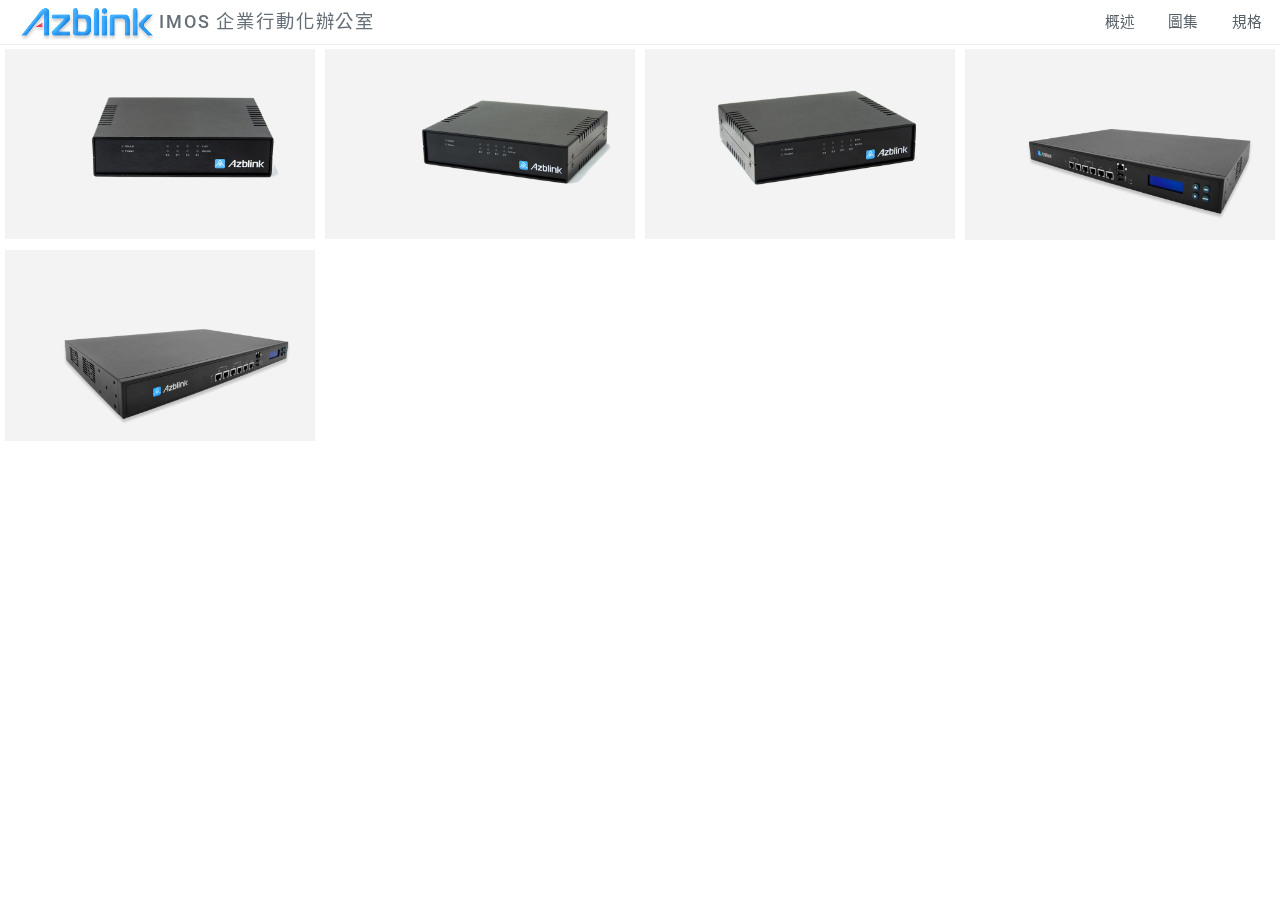
<file: gallery.html>
<!doctype html>
<html lang="zh-TW" xml:lang="zh-TW">
<head>
    <meta http-equiv="X-UA-Compatible" content="IE=Edge" />
    <meta charset="UTF-8" />
    <title>Azblink iGuardian SBC</title>
    <meta name="description" content="" />
    <meta name="keywords" content="" />


    <link rel="stylesheet" type="text/css" href="css/base.min.css" />
    <link rel="stylesheet" type="text/css" href="css/product-minote-gallery.min.css" />

    <script type="text/javascript" src="http://static01.global.mi.com/js/libs/jquery18.js?1409120556"></script>
    <script type="text/javascript" src="http://static01.global.mi.com/js/tw/nav_cat.js?B96a862909b43ed6fa078a932830fe6eb"></script>
    <script type="text/javascript" src="http://static01.global.mi.com/js/tw/xm.base.js?B7869ecd79e34171775eaf4618d0c5fdb"></script>

    <script src="js/jquery.min.js"></script>
    <script src="js/skel.min.js"></script>
    <script src="js/skel-layers.min.js"></script>
    <script src="js/init.js"></script>
    <script>
        <link rel="stylesheet" href="css/skel.css" />
        <link rel="stylesheet" href="css/style.css" />
        <link rel="stylesheet" href="css/style-xlarge.css" />
    </script>

    
</head>
<body id="top">

                <!-- Header -->
                        <header id="header" class="skel-layers-fixed">
                                <h1><img src="images/logo.jpeg"/><a href="#">iMOS 企業行動化辦公室</a></h1>

                                <nav id="nav">
                                        <ul>
                                                <li><a href="index1.html">概述</a></li>
                                                <li><a href="gallery.html">圖集</a></li>
                                                <li><a href="spec.html">規格</a></li>
                                        </ul>
                                </nav>
                        </header>


          <div id="gallery" class="minote-gallery">
        <div class="section section-gallery">
            <div class="gallery-list J_galleryList">
                <div class="row">
                    <a class="cell" href="gallery/iMOS-Professional-1.png" data-lightbox="gallery">
                    <img src="gallery/iMOS-Professional-1_s.png" alt="" /></a>
                    
                    <a class="cell" href="gallery/iMOS-Professional-2.png" data-lightbox="gallery">
                    <img src="gallery/iMOS-Professional-2_s.png" alt="" /></a>
                    
                    <a class="cell" href="gallery/iMOS-Professional-3.png" data-lightbox="gallery">
                    <img src="gallery/iMOS-Professional-3_s.png" alt="" /></a>

                    <a class="cell" href="gallery/iGuardian1166.png" data-lightbox="gallery"><img src="gallery/iGuardian1166.png" alt="" /></a>
                </div>
                <div class="row">
                    <a class="cell" href="gallery/iGuardian1165.png" data-lightbox="gallery">
                    <img src="gallery/iGuardian1165.png" alt="" /></a>
                    <!--
                    <a class="cell" href="http://c1.mifile.cn/f/i/2014/cn/goods/minote/gallery/gallery-06-full.jpg" data-lightbox="gallery">
                    <img src="http://c1.mifile.cn/f/i/2014/cn/goods/minote/gallery/gallery-06.jpg" alt="" /></a>
                    <a class="cell" href="http://c1.mifile.cn/f/i/2014/cn/goods/minote/gallery/gallery-07-full.jpg" data-lightbox="gallery">
                    <img src="http://c1.mifile.cn/f/i/2014/cn/goods/minote/gallery/gallery-07.jpg" alt="" /></a>
                    <a class="cell" href="http://c1.mifile.cn/f/i/2014/cn/goods/minote/gallery/gallery-08-full.jpg" data-lightbox="gallery">
                    <img src="http://c1.mifile.cn/f/i/2014/cn/goods/minote/gallery/gallery-08.jpg" alt="" /></a>-->
                </div>

            </div>
        </div>
    </div>
</div>

</div> 
           


   
   
<script type="text/javascript" src="http://www.mi.com/js/productMinoteGallery.min.js?2015011501"></script>
    
</body>
</html>
</file>
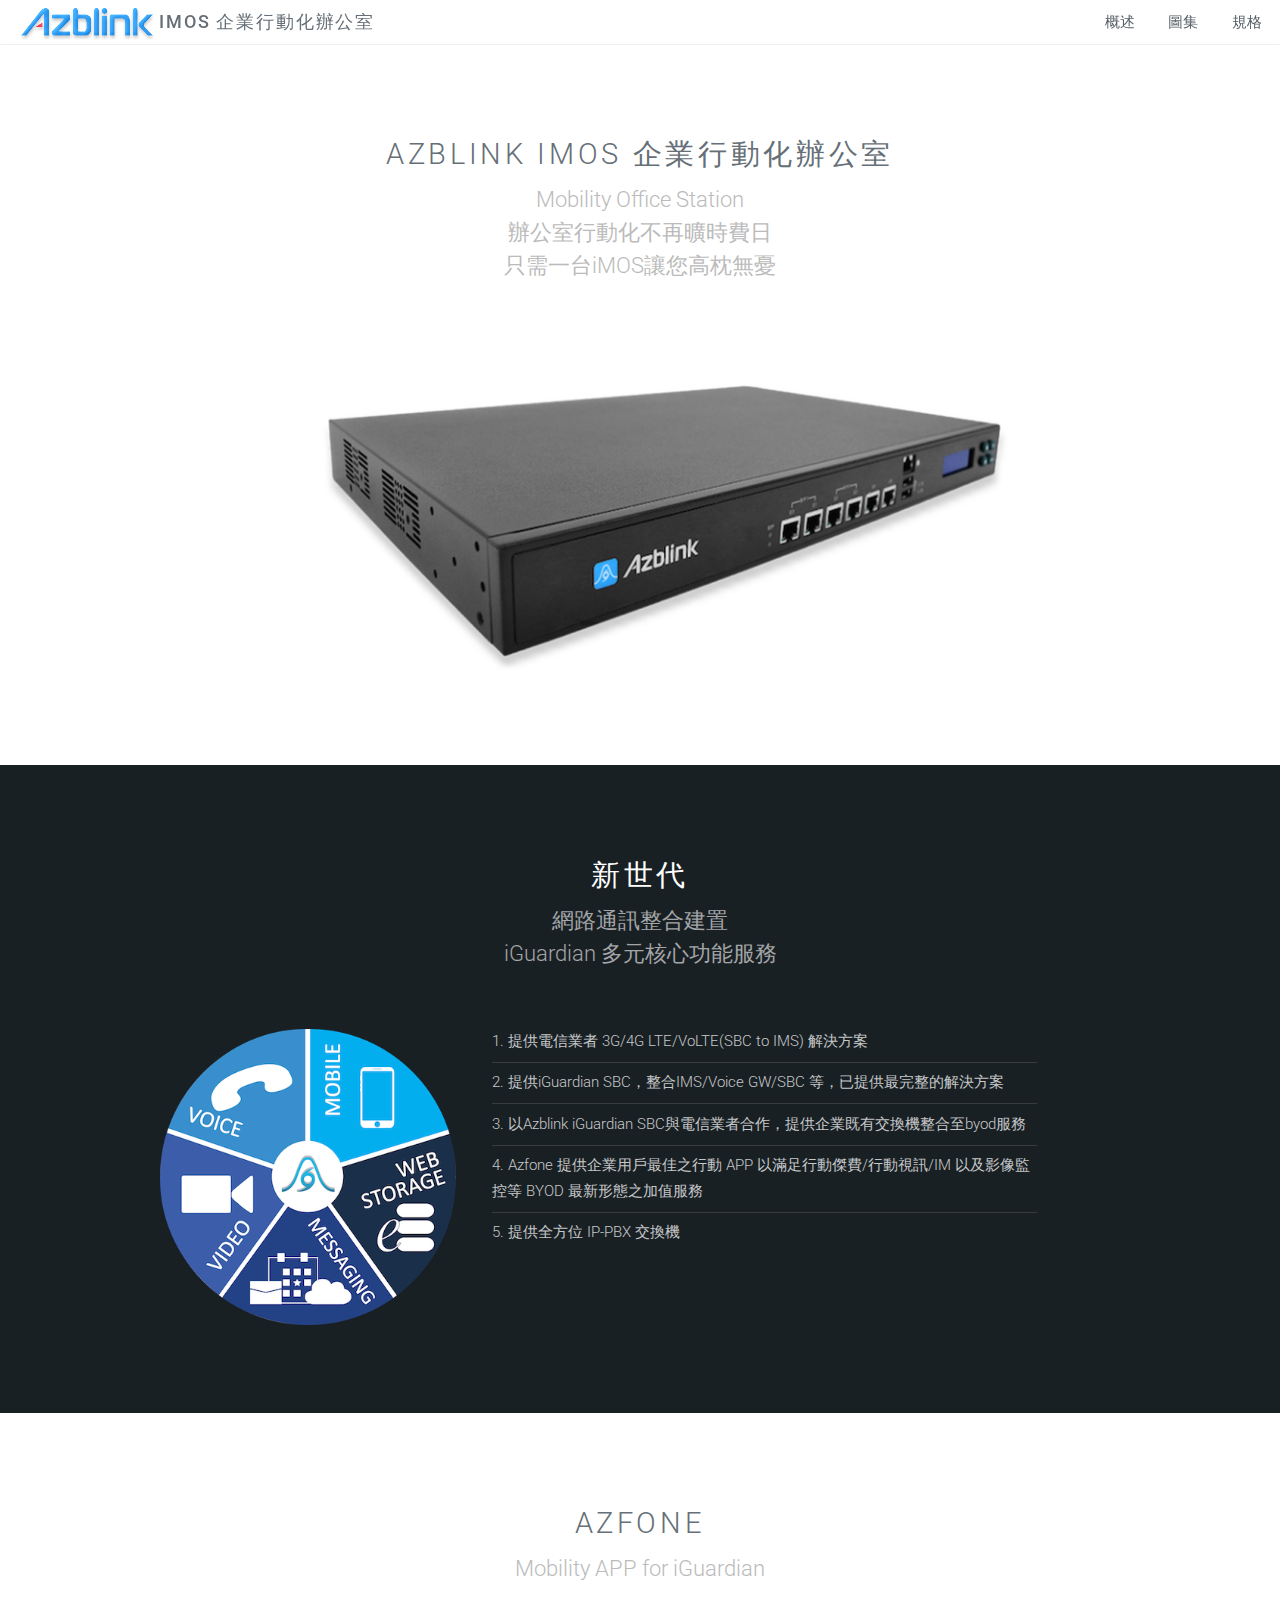
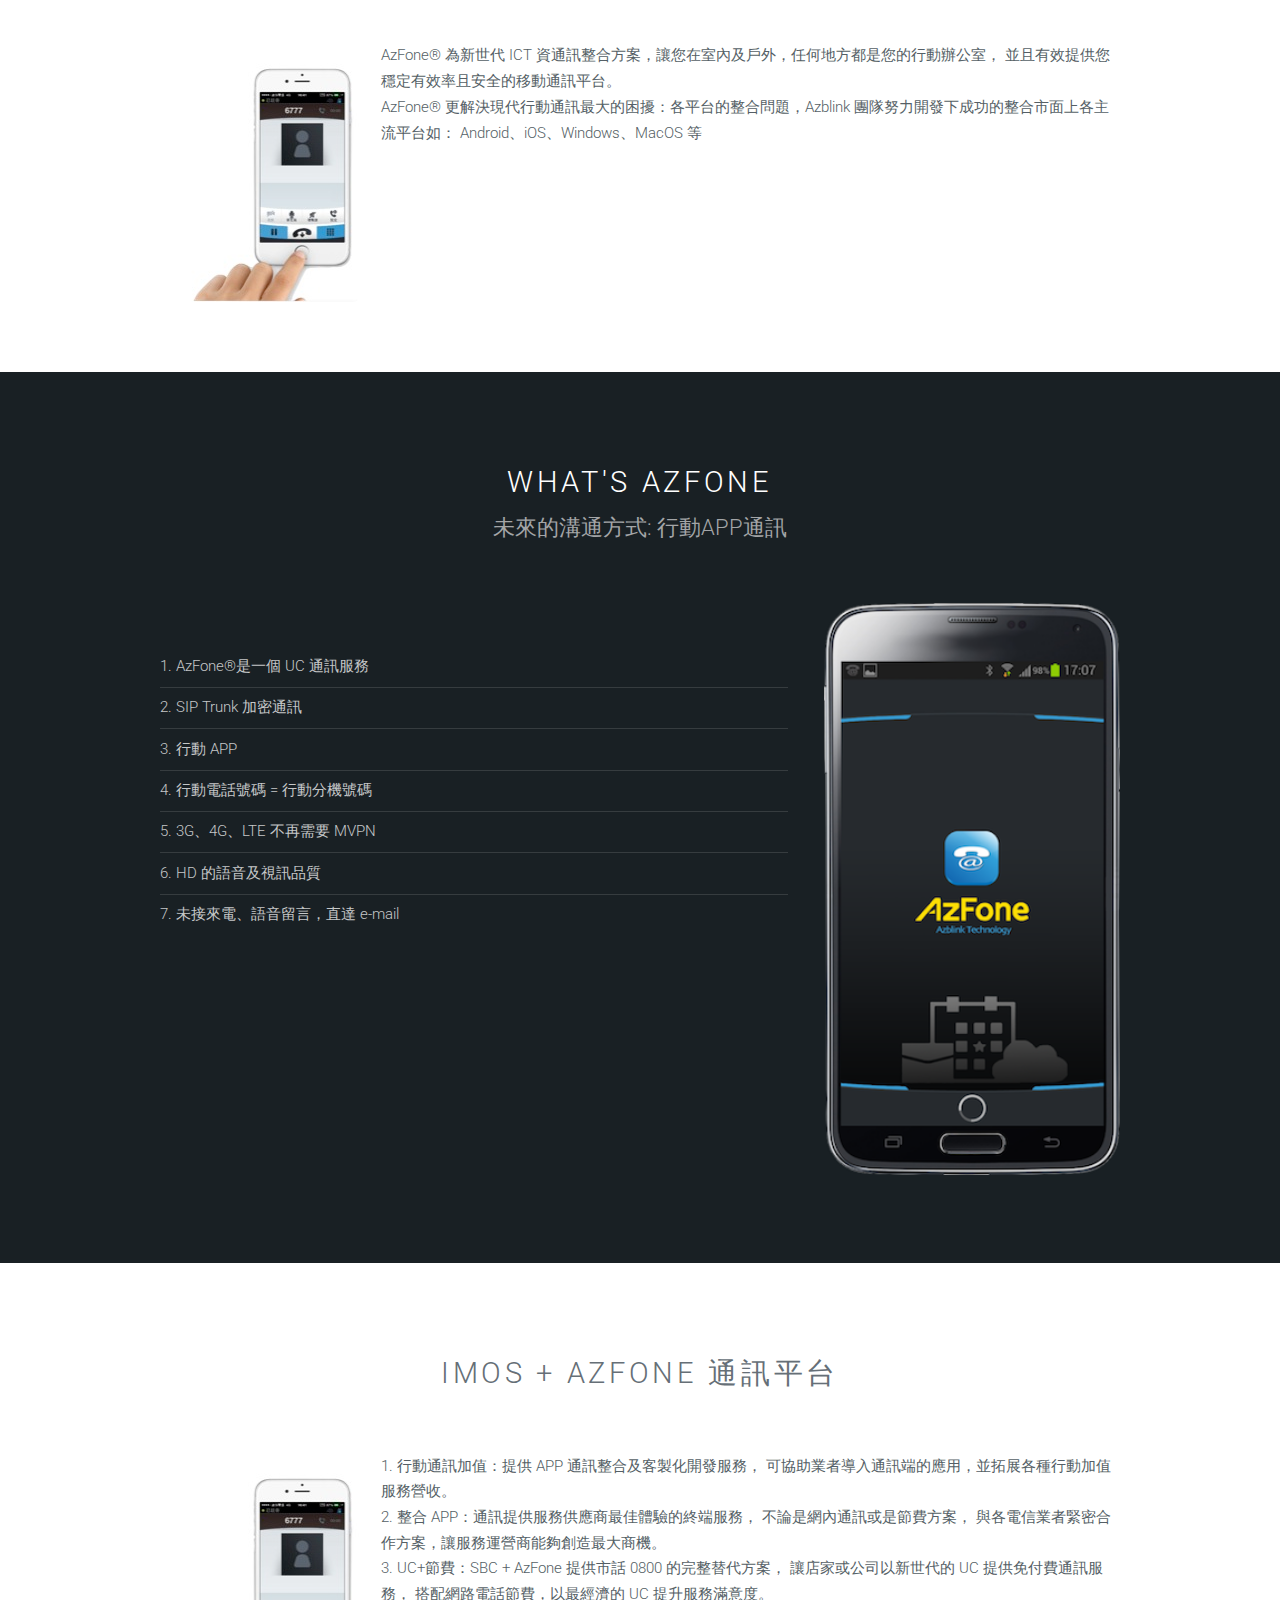
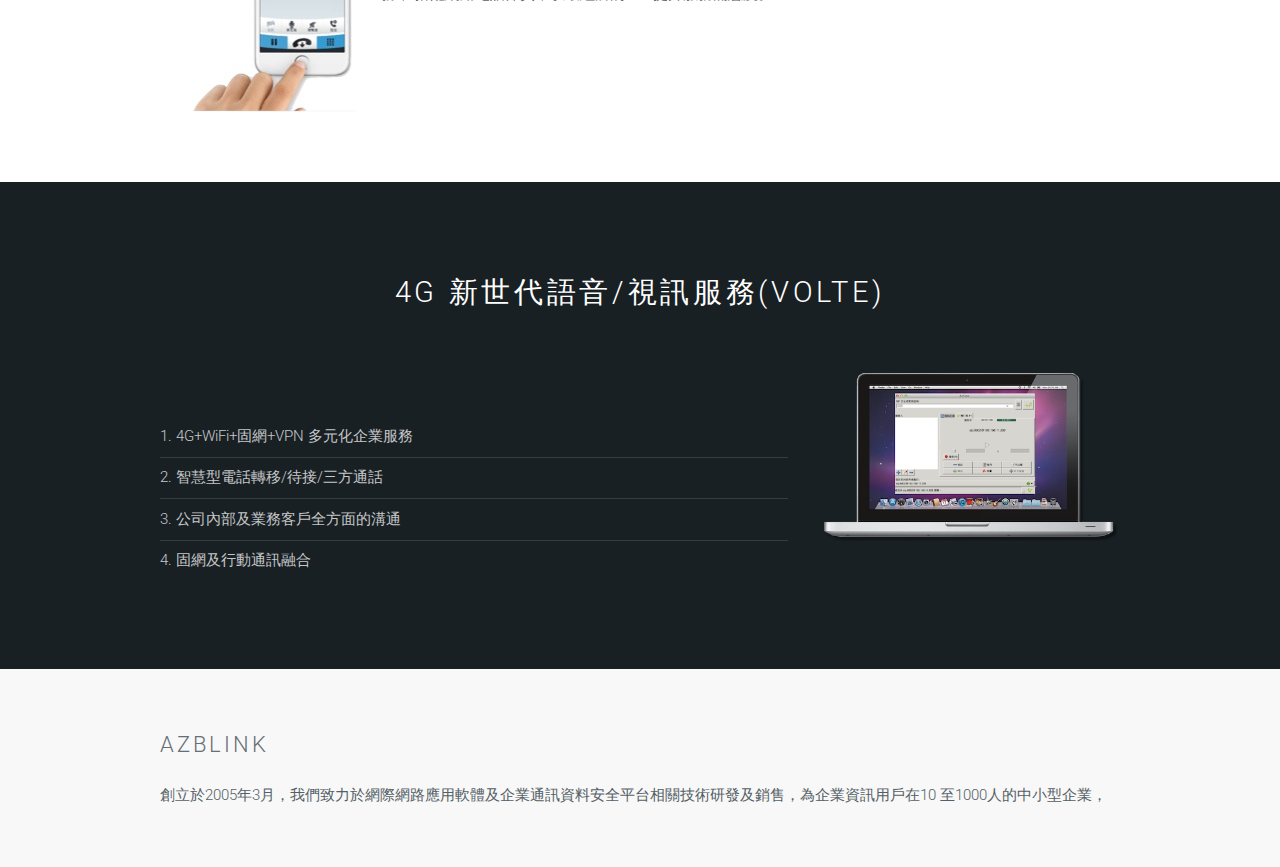
<file: index1.html>
<!DOCTYPE HTML>
<!--
        Ion by TEMPLATED
        templated.co @templatedco
        Released for free under the Creative Commons Attribution 3.0 license (templated.co/license)
-->
<html>
        <head>
                <title>Azblink iGuadian SBC</title>
                <meta http-equiv="content-type" content="text/html; charset=utf-8" />
                <meta name="description" content="" />
                <meta name="keywords" content="" />
                <!--[if lte IE 8]><script src="js/html5shiv.js"></script><![endif]-->
                <script src="js/jquery.min.js"></script>
                <script src="js/skel.min.js"></script>
                <script src="js/skel-layers.min.js"></script>
                <script src="js/init.js"></script>
                <script>
                        <link rel="stylesheet" href="css/skel.css" />
                        <link rel="stylesheet" href="css/style.css" />
                        <link rel="stylesheet" href="css/style-xlarge.css" />
                </script>
        </head>
        <body id="top">

                <!-- Header -->
                        <header id="header" class="skel-layers-fixed">
                                <h1><img src="images/logo.jpeg"/><a href="#">iMOS 企業行動化辦公室</a></h1>

                                <nav id="nav">
                                        <ul>
                                                <li><a href="index1.html">概述</a></li>
                                                <li><a href="gallery.html">圖集</a></li>
                                                <li><a href="spec.html">規格</a></li>
                                        </ul>
                                </nav>
                        </header>
                        <section id="main" class="wrapper style1">
                                <header class="major">
                                        <h2>Azblink iMOS 企業行動化辦公室</h2>
                                        <p>Mobility Office Station</br> 辦公室行動化不再曠時費日 </br>只需一台iMOS讓您高枕無憂</p>
                                </header>
                                <div class="container">
                                        <section>
                                                <a href="#" class="image fit"><img src="images/banner.jpg" alt="" /></a>
                                        </section>
                                </div>
                        </section>


                <!-- One -->
                        <section id="one" class="wrapper style2">
                                <header class="major">
                                <h2>新世代</h2>
                                  <p>網路通訊整合建置 </br>
                                  iGuardian 多元核心功能服務</p>
                                </header>
                                <div class="container">
                                        <div class="row">
                                                <div class="1u">
                                                </div>
                                                <div class="4u">
                                                    <section >
                                                        <a href="#" class="image fit"><img src="images/azblink_circle.png" alt="" /></a>
                                                    </section>
                                                </div>
                                                <div class="7u">
                                                        <section>
                                                          <ul class="alt">
                                                            <li>1. 提供電信業者 3G/4G LTE/VoLTE(SBC to IMS) 解決方案</li>
                                                            <li>2. 提供iGuardian SBC，整合IMS/Voice GW/SBC 等，已提供最完整的解決方案</li>
                                                            <li>3. 以Azblink iGuardian SBC與電信業者合作，提供企業既有交換機整合至byod服務</li>
                                                            <li>4. Azfone 提供企業用戶最佳之行動 APP 以滿足行動傑費/行動視訊/IM 以及影像監控等 BYOD 最新形態之加值服務</li>
                                                            <li>5. 提供全方位 IP-PBX 交換機</li>
                                                          </ul>
                                                        </section>
                                                </div>
                                        </div>
                                </div>
                        </section>
                <!-- Value-->
                        <section id="azblink_value" class="wrapper style1">
                                <header class="major">
                                <h2>AzFone</h2>
                                  <p>Mobility APP for iGuardian</p>
                                </header>
                                <div class="container">
                                        <div class="row">
                                          <div class="12u">
                                            <section>
                                            <a href="#" class="image left"><img src="images/azblink_value.jpg" alt="" /></a>
                                            <p>AzFone® 為新世代 ICT 資通訊整合方案，讓您在室內及戶外，任何地方都是您的行動辦公室， 並且有效提供您穩定有效率且安全的移動通訊平台。</br>
                                              AzFone® 更解決現代行動通訊最大的困擾：各平台的整合問題，Azblink 團隊努力開發下成功的整合市面上各主流平台如： Android、iOS、Windows、MacOS 等</p>
                                            </section>
                                          </div>
                                        </div>
                                </div>
                        </section>

                <!-- what's azphone-->
                        <section id="azblink_what" class="wrapper style2">
                                <header class="major">
                                <h2>What's AzFone</h2>
                                  <p>未來的溝通方式: 行動APP通訊</p>
                                </header>
                                <div class="container">
                                        <div class="row">
                                                <div class="8u">
                                                        <section>
                                                        </br>
                                                        </br>
                                                          <ul class="alt">
                                                            <li>1. AzFone®是一個 UC 通訊服務</li>
                                                            <li>2. SIP Trunk 加密通訊</li>
                                                            <li>3. 行動 APP</li>
                                                            <li>4. 行動電話號碼 = 行動分機號碼</li>
                                                            <li>5. 3G、4G、LTE 不再需要 MVPN</li>
                                                            <li>6. HD 的語音及視訊品質</li>
                                                            <li>7. 未接來電、語音留言，直達 e-mail</li>
                                                          </ul>
                                                        </section>
                                                </div>
                                                <div class="4u">
                                                    <section >
                                                        <a href="#" class="image fit"><img src="images/azblink_what.png" alt="" /></a>
                                                    </section>
                                                </div>
                                        </div>
                                </div>
                        </section>

                <!-- Value-->
                        <section id="azblink_value" class="wrapper style1">
                                <header class="major">
                                <h2>iMOS + AzFone 通訊平台</h2>
                                </header>
                                <div class="container">
                                        <div class="row">
                                          <div class="12u">
                                            <section>
                                            <a href="#" class="image left"><img src="images/azblink_value.jpg" alt="" /></a>
                                            <p>
                                              1. 行動通訊加值：提供 APP 通訊整合及客製化開發服務， 可協助業者導入通訊端的應用，並拓展各種行動加值服務營收。</br>
                                              2. 整合 APP：通訊提供服務供應商最佳體驗的終端服務， 不論是網內通訊或是節費方案， 與各電信業者緊密合作方案，讓服務運營商能夠創造最大商機。</br>
                                              3. UC+節費：SBC + AzFone 提供市話 0800 的完整替代方案， 讓店家或公司以新世代的 UC 提供免付費通訊服務， 搭配網路電話節費，以最經濟的 UC 提升服務滿意度。</br>
                                            </p>
                                            </section>
                                          </div>
                                        </div>
                                </div>
                        </section>
                <!-- 4g-->
                        <section id="azblink_what" class="wrapper style2">
                                <header class="major">
                                <h2>4G 新世代語音/視訊服務(VoLTE)</h2>
                                </header>
                                <div class="container">
                                        <div class="row">
                                                <div class="8u">
                                                        <section>
                                                        </br>
                                                        </br>
                                                          <ul class="alt">
                                                              <li>1. 4G+WiFi+固網+VPN 多元化企業服務</li>
                                                              <li>2. 智慧型電話轉移/待接/三方通話</li>
                                                              <li>3. 公司內部及業務客戶全方面的溝通</li>
                                                              <li>4. 固網及行動通訊融合</li>
                                                          </ul>
                                                        </section>
                                                </div>
                                                <div class="4u">
                                                    <section >
                                                        <a href="#" class="image fit"><img src="images/azblink_mac_azfone.png" alt="" /></a>
                                                    </section>
                                                </div>
                                        </div>
                                </div>
                        </section>

                <!-- Footer -->
                        <footer id="footer">
                                <div class="container">
<!--                                        <div class="row double">
                                                <div class="6u">
                                                        <div class="row collapse-at-2">
                                                                <div class="6u">
                                                                        <h3>Accumsan</h3>
                                                                        <ul class="alt">
                                                                                <li><a href="#">Nascetur nunc varius</a></li>
                                                                                <li><a href="#">Vis faucibus sed tempor</a></li>
                                                                                <li><a href="#">Massa amet lobortis vel</a></li>
                                                                                <li><a href="#">Nascetur nunc varius</a></li>
                                                                        </ul>
                                                                </div>
                                                                <div class="6u">
                                                                        <h3>Faucibus</h3>
                                                                        <ul class="alt">
                                                                                <li><a href="#">Nascetur nunc varius</a></li>
                                                                                <li><a href="#">Vis faucibus sed tempor</a></li>
                                                                                <li><a href="#">Massa amet lobortis vel</a></li>
                                                                                <li><a href="#">Nascetur nunc varius</a></li>
                                                                        </ul>
                                                                </div>
                                                        </div>
                                                </div>
                                                -->
                                                <div class="12u">
                                                        <h2>Azblink</h2>
                                                        <p>創立於2005年3月，我們致力於網際網路應用軟體及企業通訊資料安全平台相關技術研發及銷售，為企業資訊用戶在10 至1000人的中小型企業，
                                                </div>
                                        </div>
                                        
                                </div>
                        </footer>

        </body>
</html>
</file>
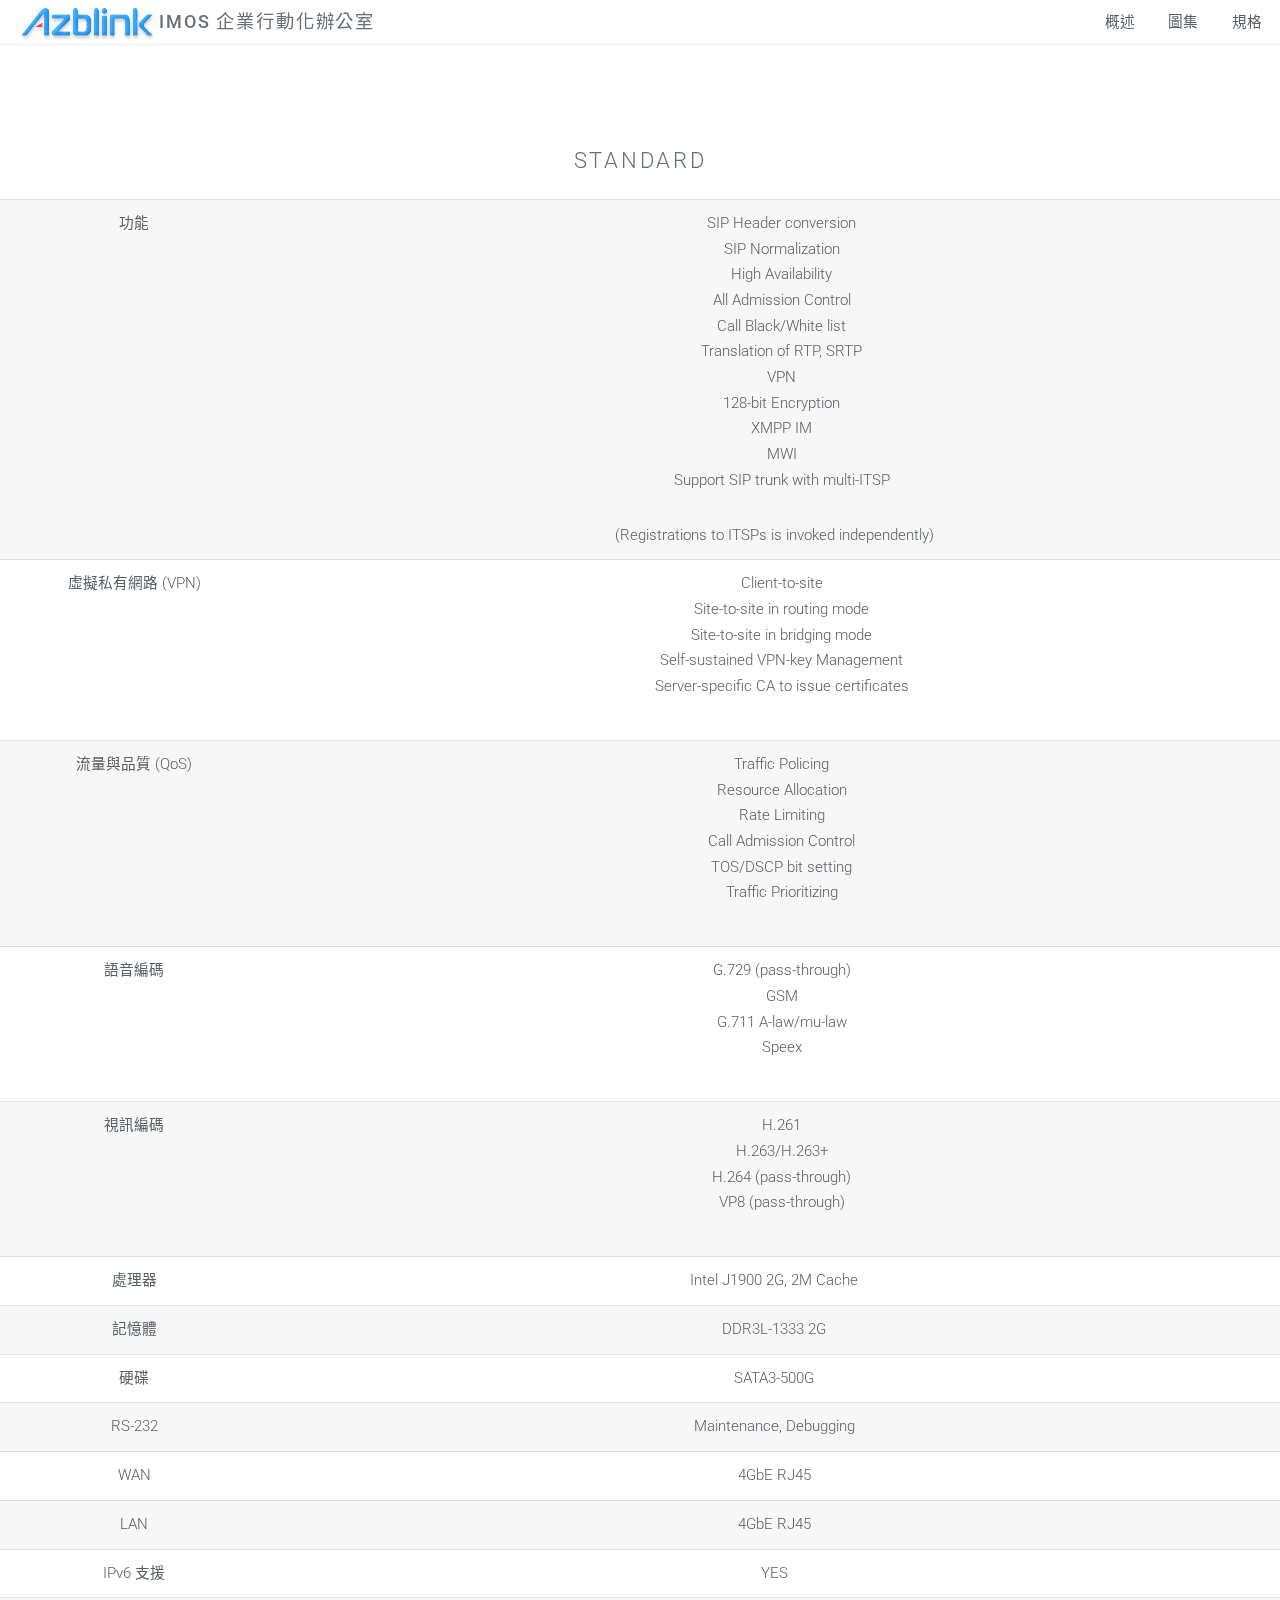
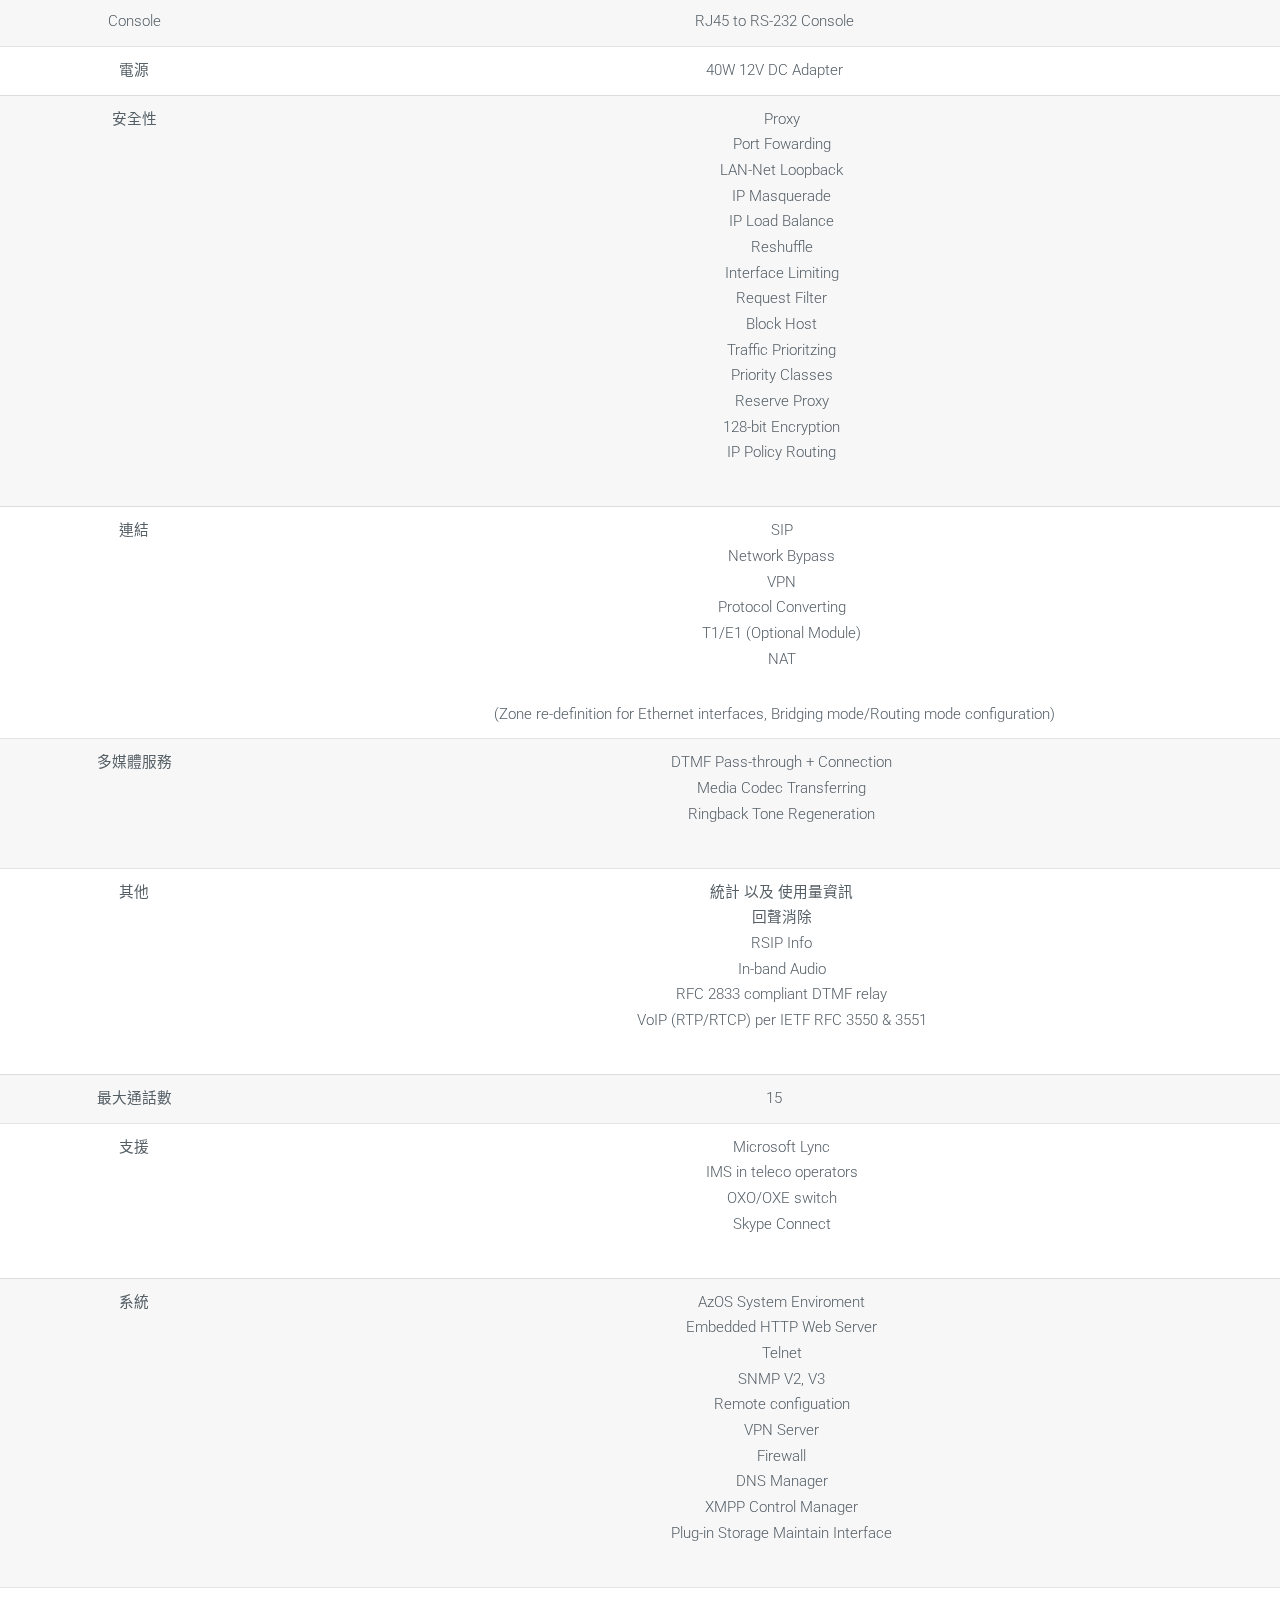
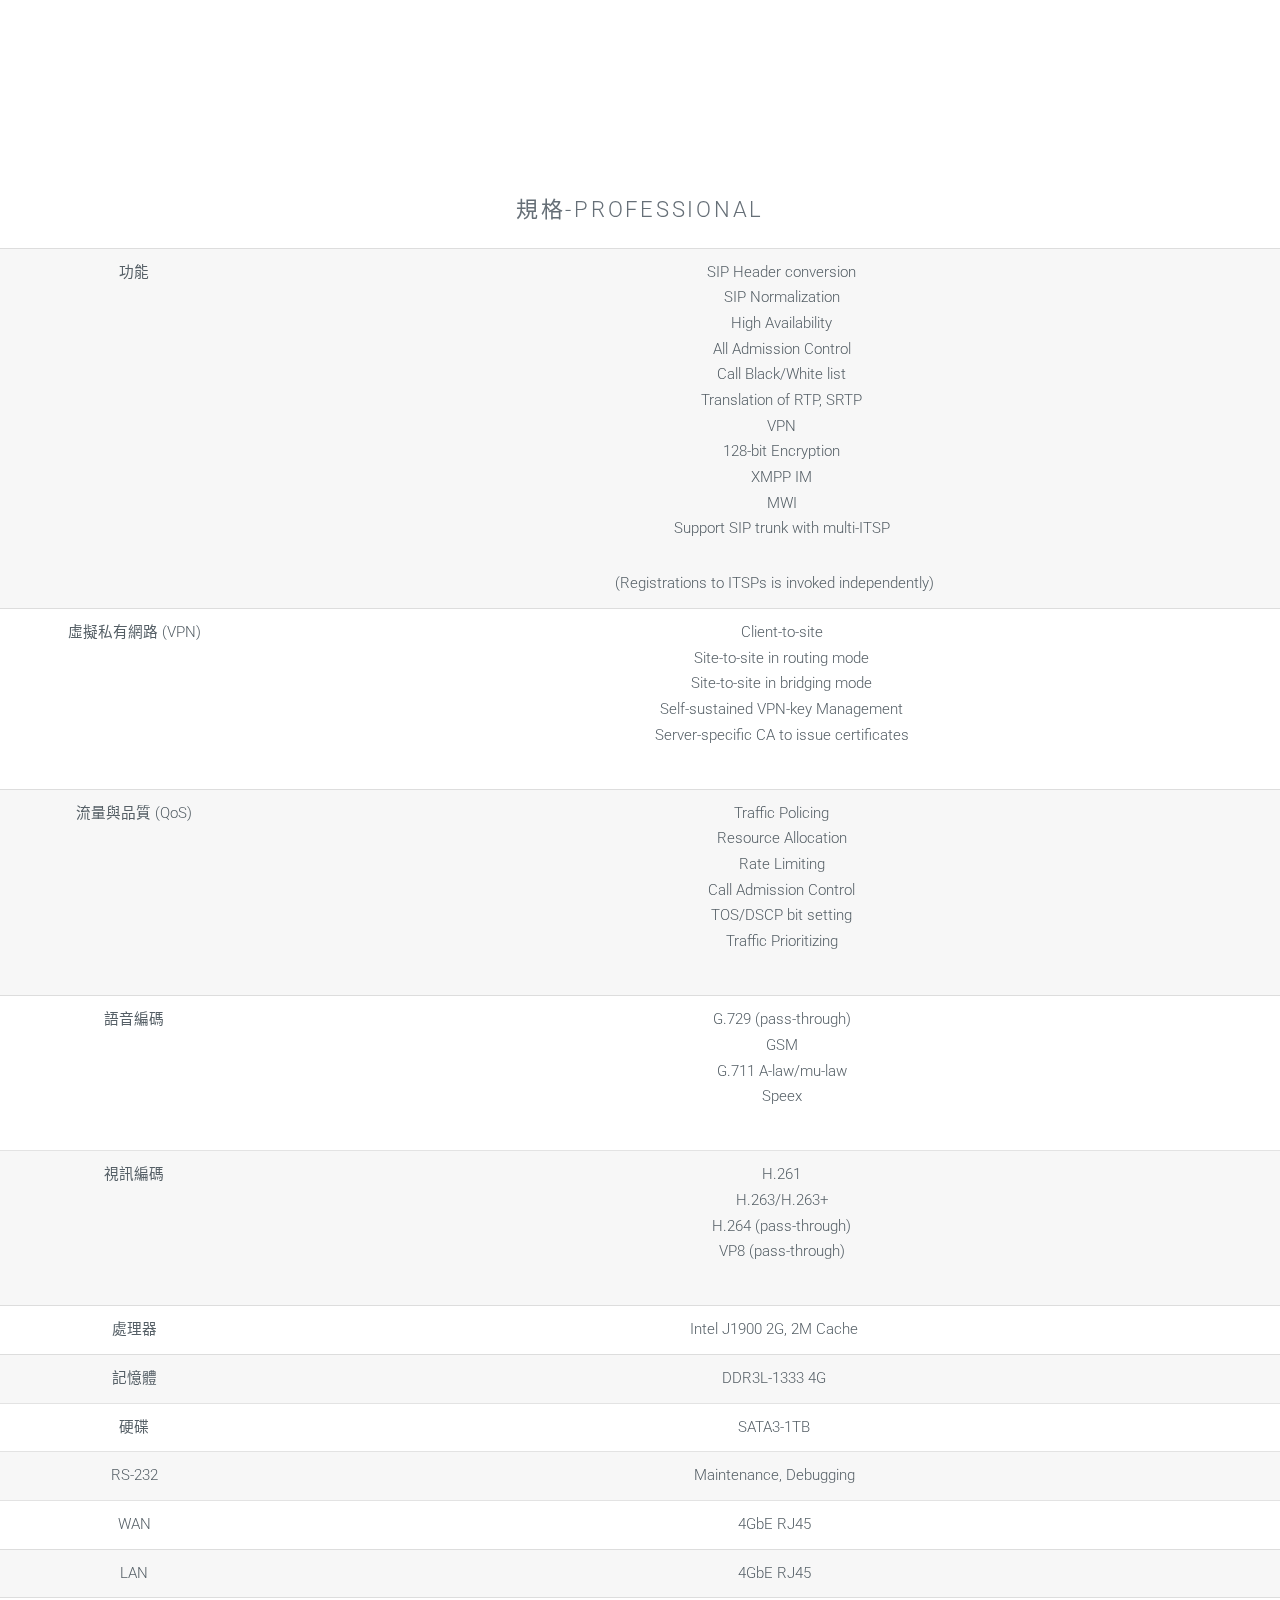
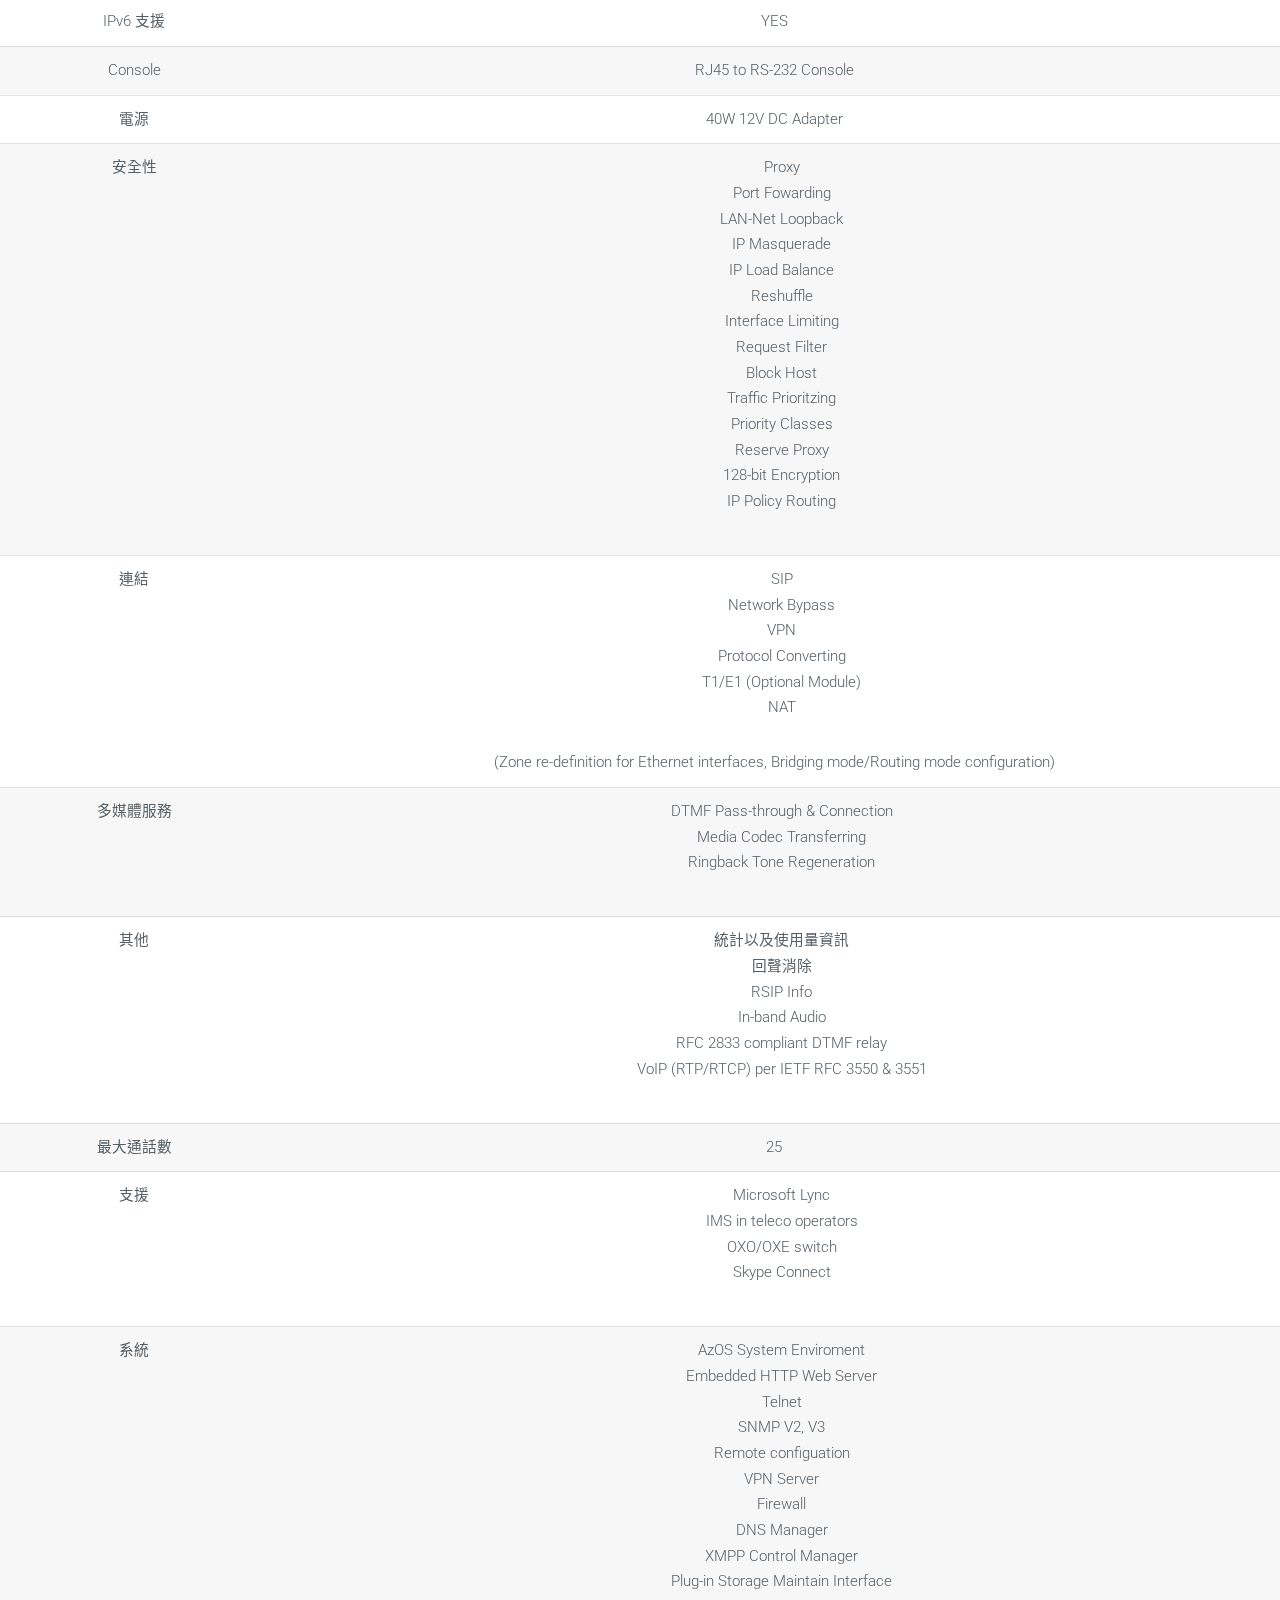
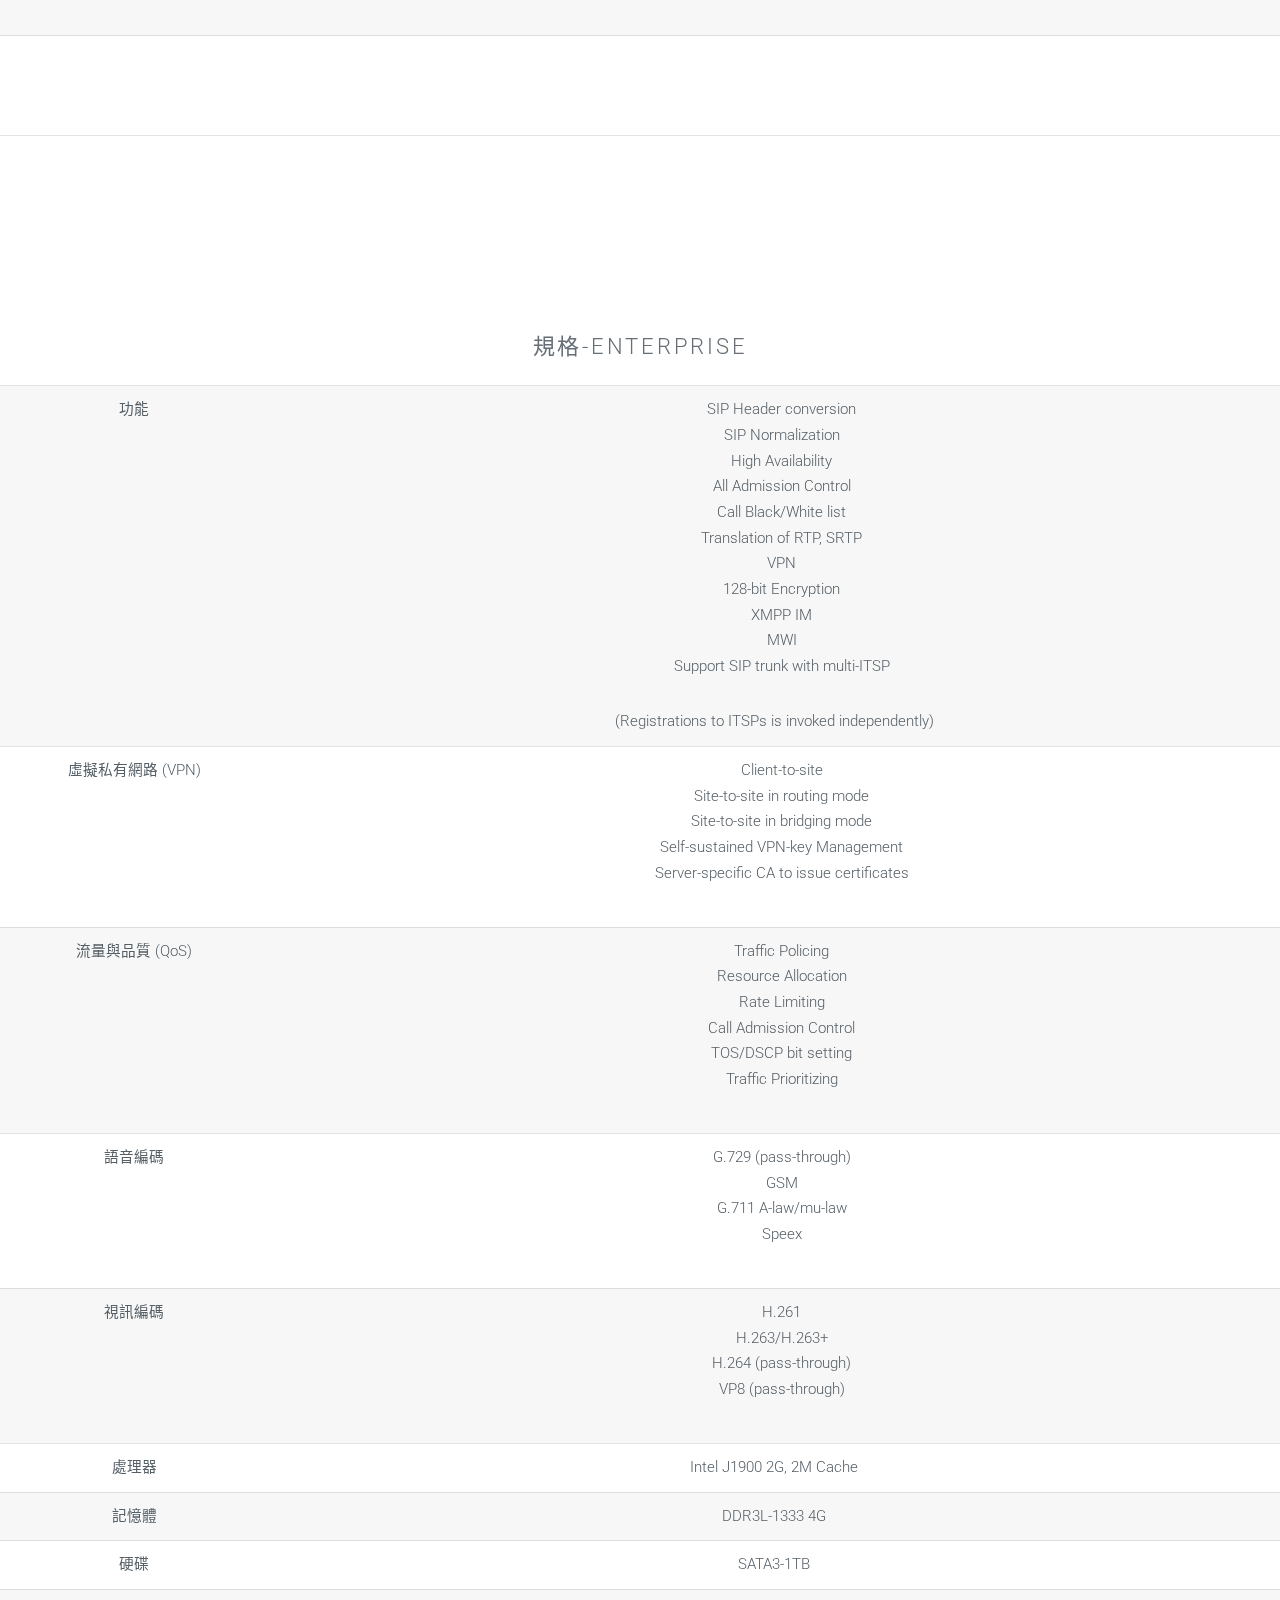
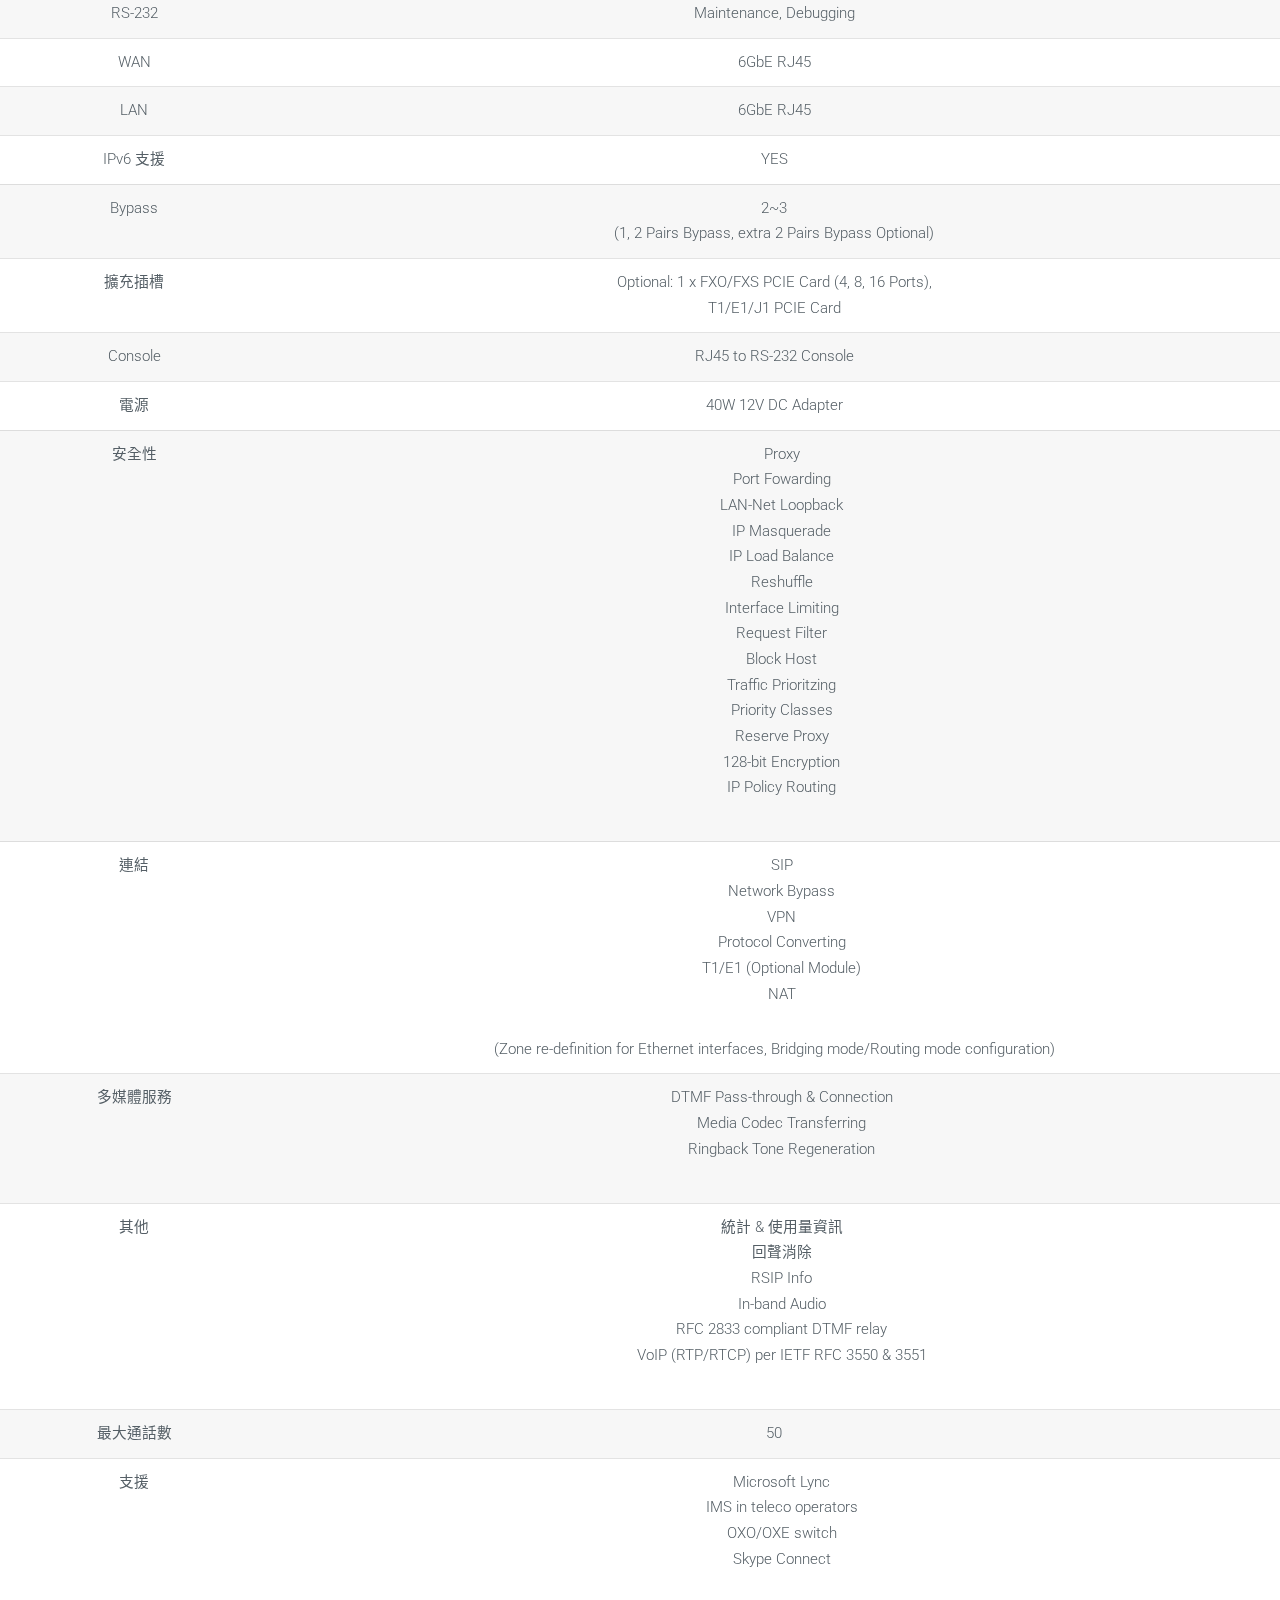
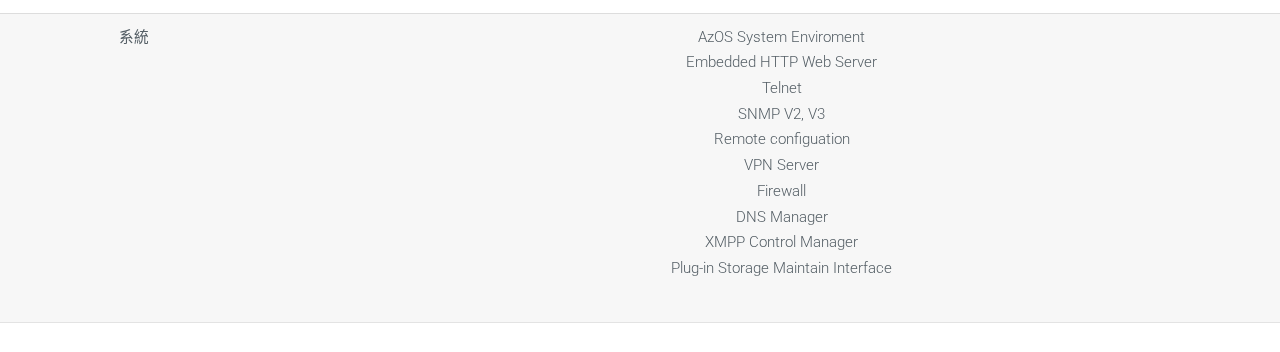
<file: spec.html>
<!DOCTYPE HTML>
<html xml:lang="zh-TW" lang="zh-TW">
<head>
    <meta http-equiv="X-UA-Compatible" content="IE=Edge">
    <meta http-equiv="Content-Type" content="text/html;charset=UTF-8" />
    <meta name="viewport" content="width=device-width, initial-scale=1" />
    <title>Azblink iGuardian SBC</title>

    <link rel="stylesheet" type="text/css" href="script/a_dev.css" />


    <script src="js/jquery.min.js"></script>
    <script src="js/skel.min.js"></script>
    <script src="js/skel-layers.min.js"></script>
    <script src="js/init.js"></script>
    <script>
        <link rel="stylesheet" href="css/skel.css" />
        <link rel="stylesheet" href="css/style.css" />
        <link rel="stylesheet" href="css/style-xlarge.css" />
    </script>
</head>
<body>
<!-- S header -->
                        <header id="header" class="skel-layers-fixed">
                                <h1><img src="images/logo.jpeg"/><a href="#">iMOS 企業行動化辦公室</a></h1>

                                <nav id="nav">
                                        <ul>
                                                <li><a href="index1.html">概述</a></li>
                                                <li><a href="gallery.html">圖集</a></li>
                                                <li><a href="spec.html">規格</a></li>
                                        </ul>
                                </nav>
                        </header>


<!-- E header -->


<!--
<div id="transform-buttons" class="btn-group btn-default" style="">
    
        <a class="btn btn-default" href="#standard">Standard</a>
    
        <a class="btn btn-default" href="#professional">Professional</a>

        <a class="btn btn-default" href="#enterprise">Enterprise</a>

</div>-->
<div class="spec_hidden_block"></div>
<a name="standard"></a>
<div class="table1">
  <h2 >Standard</h2>
    <table class="table" data-toggle="table" data-cache="false" data-height="300px">
      <tr><td><div class="property">功能</div></td>
      <td><div class="value">
      <ul>
      <p>SIP Header conversion</p>
      <p>SIP Normalization</p>
      <p>High Availability</p>
      <p>All Admission Control</p>
      <p>Call Black/White list</p>
      <p>Translation of RTP, SRTP</p>
      <p>VPN</p>
      <p>128-bit Encryption</p>
      <p>XMPP IM</p>
      <p>MWI</p>
      <p>Support SIP trunk with multi-ITSP</p>
      </ul>
      <p>(Registrations to ITSPs is invoked independently)</p>
      </div></td></tr>

      <tr><td><div class="property">虛擬私有網路 (VPN)</div></td><td>
      <div class="value"><ul>
      <p>Client-to-site</p>
      <p>Site-to-site in  routing mode</p>
      <p>Site-to-site in bridging mode</p>
      <p>Self-sustained VPN-key Management</p>
      <p>Server-specific CA to issue certificates</p>
      </ul></div></td></tr>
  
      <tr><td><div class="property">流量與品質 (QoS)</div></td><td>
      <div class="value"><ul>
      <p>Traffic Policing</p>
      <p>Resource Allocation</p>
      <p>Rate Limiting</p>
      <p>Call Admission Control</p>
      <p>TOS/DSCP bit setting</p>
      <p>Traffic Prioritizing</p>
      </ul></div></td></tr>
  
      <tr><td><div class="property">語音編碼</div></td><td>
      <div class="value"><p><ul>
      <p>G.729 (pass-through)</p>
      <p>GSM</p>
      <p>G.711 A-law/mu-law</p>
      <p>Speex</p>
      </ul></p></div></td></tr>

       <tr><td><div class="property">視訊編碼</div></td><td>
      <div class="value"><p><ul>
      <p>H.261</p>
      <p>H.263/H.263+</p>
      <p>H.264 (pass-through)</p>
      <p>VP8 (pass-through)</p>
      </ul></p></div></td></tr>

      <tr><td><div class="property">處理器</div></td><td>
      <div class="value"><p>Intel J1900 2G, 2M Cache</p></div></td></tr>
      
      <tr><td><div class="property">記憶體</div></td>
      <td><div class="value"><p>DDR3L-1333 2G</p></div></td></tr>

      <tr><td><div class="property">硬碟</div></td>
      <td><div class="value"><p>SATA3-500G</p></div></td></tr>

      <tr><td><div class="property">RS-232</div></td>
      <td><div class="value"><p>Maintenance, Debugging</p></div></td></tr>

      <tr><td><div class="property">WAN</div></td>
      <td><div class="value"><p>4GbE RJ45</p></div></td></tr>

      <tr><td><div class="property">LAN</div></td>
      <td><div class="value"><p>4GbE RJ45</p></div></td></tr>

      <tr><td><div class="property">IPv6 支援</div></td>
      <td><div class="value"><p>YES</p></div></td></tr>

      <tr><td><div class="property">Console</div></td>
      <td><div class="value"><p>RJ45 to RS-232 Console</p></div></td></tr>

      <tr><td><div class="property">電源</div></td>
      <td><div class="value"><p>40W 12V DC Adapter</p></div></td></tr>

      <tr><td><div class="property">安全性</div></td>
      <td><div class="value">
      <ul>
      <p>Proxy</p>
      <p>Port Fowarding</p>
      <p>LAN-Net Loopback</p>
      <p>IP Masquerade </p>
      <p>IP Load Balance</p>
      <p>Reshuffle</p>
      <p>Interface Limiting</p>
      <p>Request Filter </p>
      <p>Block Host</p>
      <p>Traffic Prioritzing</p>
      <p>Priority Classes</p>
      <p>Reserve Proxy</p>
      <p>128-bit Encryption</p>
      <p>IP Policy Routing</p>
      </ul> 
      </div></td></tr>

      <tr><td><div class="property">連結</div></td>
      <td><div class="value">
      <ul>
      <p>SIP</p>
      <p>Network Bypass</p>
      <p>VPN </p>
      <p>Protocol Converting</p>
      <p>T1/E1 (Optional Module)</p>
      <p>NAT</p>
      </ul>
      <p>(Zone re-definition for Ethernet interfaces, Bridging mode/Routing mode configuration)</p>
      </div></td></tr>

      <tr><td><div class="property">多媒體服務</div></td><td>
      <div class="value"><ul>
      <p>DTMF Pass-through + Connection</p>
      <p>Media Codec Transferring</p>
      <p>Ringback Tone Regeneration</p>
      </ul></div></td></tr>
  
      <tr><td><div class="property">其他</div></td><td>
      <div class="value"><ul>
      <p>統計 以及 使用量資訊</p>
      <p>回聲消除</p>
      <p>RSIP Info</p>
      <p>In-band Audio</p>
      <p>RFC 2833 compliant DTMF relay</p>
      <p>VoIP (RTP/RTCP) per IETF RFC 3550 & 3551</p>
      </ul></div></td></tr>

      <tr><td><div class="property">最大通話數</div></td>
      <td><div class="value"><p>15</p></div></td></tr>

      <tr><td><div class="property">支援</div></td><td>
      <div class="value"><ul>
      <p>Microsoft Lync</p>
      <p>IMS in teleco operators</p>
      <p>OXO/OXE switch</p>
      <p>Skype Connect</p>
      </ul></div></td></tr>

      <tr><td><div class="property">系統</div></td>
      <td><div class="value">
      <ul>
      <p>AzOS System Enviroment</p>
      <p>Embedded HTTP Web Server</p>
      <p>Telnet</p>
      <p>SNMP V2, V3</p>
      <p>Remote configuation</p>
      <p>VPN Server</p>
      <p>Firewall</p>
      <p>DNS Manager</p>
      <p>XMPP Control Manager</p>
      <p>Plug-in Storage Maintain Interface</p>

      </ul> 
      </div></td></tr></table>
</div>
 

<br>



<div class="table2">
<a name="professional"></a>
  <h2 class="section-label">規格-Professional</h2>
    <table class="table" data-toggle="table" data-cache="false" data-height="300px">
      <tr><td><div class="property">功能</div></td>
      <td><div class="value">
      <ul>
      <p>SIP Header conversion</p>
      <p>SIP Normalization</p>
      <p>High Availability</p>
      <p>All Admission Control</p>
      <p>Call Black/White list</p>
      <p>Translation of RTP, SRTP</p>
      <p>VPN</p>
      <p>128-bit Encryption</p>
      <p>XMPP IM</p>
      <p>MWI</p>
      <p>Support SIP trunk with multi-ITSP</p>
      </ul>
      <p>(Registrations to ITSPs is invoked independently)</p>
      </div></td></tr>

      <tr><td><div class="property">虛擬私有網路 (VPN)</div></td><td>
      <div class="value"><ul>
      <p>Client-to-site</p>
      <p>Site-to-site in  routing mode</p>
      <p>Site-to-site in bridging mode</p>
      <p>Self-sustained VPN-key Management</p>
      <p>Server-specific CA to issue certificates</p>
      </ul></div></td></tr>
  
      <tr><td><div class="property">流量與品質 (QoS)</div></td><td>
      <div class="value"><ul>
      <p>Traffic Policing</p>
      <p>Resource Allocation</p>
      <p>Rate Limiting</p>
      <p>Call Admission Control</p>
      <p>TOS/DSCP bit setting</p>
      <p>Traffic Prioritizing</p>
      </ul></div></td></tr>
  
      <tr><td><div class="property">語音編碼</div></td><td>
      <div class="value"><p><ul>
      <p>G.729 (pass-through)</p>
      <p>GSM</p>
      <p>G.711 A-law/mu-law</p>
      <p>Speex</p>
      </ul></p></div></td></tr>

       <tr><td><div class="property">視訊編碼</div></td><td>
      <div class="value"><p><ul>
      <p>H.261</p>
      <p>H.263/H.263+</p>
      <p>H.264 (pass-through)</p>
      <p>VP8 (pass-through)</p>
      </ul></p></div></td></tr>

      <tr><td><div class="property">處理器</div></td><td>
      <div class="value"><p>Intel J1900 2G, 2M Cache</p></div></td></tr>
      
      <tr><td><div class="property">記憶體</div></td>
      <td><div class="value"><p>DDR3L-1333 4G</p></div></td></tr>

      <tr><td><div class="property">硬碟</div></td>
      <td><div class="value"><p>SATA3-1TB</p></div></td></tr>

      <tr><td><div class="property">RS-232</div></td>
      <td><div class="value"><p>Maintenance, Debugging</p></div></td></tr>

      <tr><td><div class="property">WAN</div></td>
      <td><div class="value"><p>4GbE RJ45</p></div></td></tr>

      <tr><td><div class="property">LAN</div></td>
      <td><div class="value"><p>4GbE RJ45</p></div></td></tr>

      <tr><td><div class="property">IPv6 支援</div></td>
      <td><div class="value"><p>YES</p></div></td></tr>

      <tr><td><div class="property">Console</div></td>
      <td><div class="value"><p>RJ45 to RS-232 Console</p></div></td></tr>

      <tr><td><div class="property">電源</div></td>
      <td><div class="value"><p>40W 12V DC Adapter</p></div></td></tr>

      <tr><td><div class="property">安全性</div></td>
      <td><div class="value">
      <ul>
      <p>Proxy</p>
      <p>Port Fowarding</p>
      <p>LAN-Net Loopback</p>
      <p>IP Masquerade </p>
      <p>IP Load Balance</p>
      <p>Reshuffle</p>
      <p>Interface Limiting</p>
      <p>Request Filter </p>
      <p>Block Host</p>
      <p>Traffic Prioritzing</p>
      <p>Priority Classes</p>
      <p>Reserve Proxy</p>
      <p>128-bit Encryption</p>
      <p>IP Policy Routing</p>
      </ul> 
      </div></td></tr>

      <tr><td><div class="property">連結</div></td>
      <td><div class="value">
      <ul>
      <p>SIP</p>
      <p>Network Bypass</p>
      <p>VPN </p>
      <p>Protocol Converting</p>
      <p>T1/E1 (Optional Module)</p>
      <p>NAT</p>
      </ul>
      <p>(Zone re-definition for Ethernet interfaces, Bridging mode/Routing mode configuration)</p>
      </div></td></tr>

      <tr><td><div class="property">多媒體服務</div></td><td>
      <div class="value"><ul>
      <p>DTMF Pass-through & Connection</p>
      <p>Media Codec Transferring</p>
      <p>Ringback Tone Regeneration</p>
      </ul></div></td></tr>
  
      <tr><td><div class="property">其他</div></td><td>
      <div class="value"><ul>
      <p>統計以及使用量資訊</p>
      <p>回聲消除</p>
      <p>RSIP Info</p>
      <p>In-band Audio</p>
      <p>RFC 2833 compliant DTMF relay</p>
      <p>VoIP (RTP/RTCP) per IETF RFC 3550 & 3551</p>
      </ul></div></td></tr>

      <tr><td><div class="property">最大通話數</div></td>
      <td><div class="value"><p>25</p></div></td></tr>

      <tr><td><div class="property">支援</div></td><td>
      <div class="value"><ul>
      <p>Microsoft Lync</p>
      <p>IMS in teleco operators</p>
      <p>OXO/OXE switch</p>
      <p>Skype Connect</p>
      </ul></div></td></tr>

      <tr><td><div class="property">系統</div></td>
      <td><div class="value">
      <ul>
      <p>AzOS System Enviroment</p>
      <p>Embedded HTTP Web Server</p>
      <p>Telnet</p>
      <p>SNMP V2, V3</p>
      <p>Remote configuation</p>
      <p>VPN Server</p>
      <p>Firewall</p>
      <p>DNS Manager</p>
      <p>XMPP Control Manager</p>
      <p>Plug-in Storage Maintain Interface</p>

      </ul> 
      </div></td></tr></table>
</div>
<br>
<hr>



<div class="table3">
<a name="enterprise"></a>     
  <h2 class="section-label">規格-Enterprise</h2>
    <table class="table" data-toggle="table" data-cache="false" data-height="300px">
   
      <tr><td><div class="property">功能</div></td>
      <td><div class="value">
      <ul>
      <p>SIP Header conversion</p>
      <p>SIP Normalization</p>
      <p>High Availability</p>
      <p>All Admission Control</p>
      <p>Call Black/White list</p>
      <p>Translation of RTP, SRTP</p>
      <p>VPN</p>
      <p>128-bit Encryption</p>
      <p>XMPP IM</p>
      <p>MWI</p>
      <p>Support SIP trunk with multi-ITSP</p>
      </ul>
      <p>(Registrations to ITSPs is invoked independently)</p>
      </div></td></tr>

      <tr><td><div class="property">虛擬私有網路 (VPN)</div></td><td>
      <div class="value"><ul>
      <p>Client-to-site</p>
      <p>Site-to-site in  routing mode</p>
      <p>Site-to-site in bridging mode</p>
      <p>Self-sustained VPN-key Management</p>
      <p>Server-specific CA to issue certificates</p>
      </ul></div></td></tr>
  
      <tr><td><div class="property">流量與品質 (QoS)</div></td><td>
      <div class="value"><ul>
      <p>Traffic Policing</p>
      <p>Resource Allocation</p>
      <p>Rate Limiting</p>
      <p>Call Admission Control</p>
      <p>TOS/DSCP bit setting</p>
      <p>Traffic Prioritizing</p>
      </ul></div></td></tr>
  
      <tr><td><div class="property">語音編碼</div></td><td>
      <div class="value"><p><ul>
      <p>G.729 (pass-through)</p>
      <p>GSM</p>
      <p>G.711 A-law/mu-law</p>
      <p>Speex</p>
      </ul></p></div></td></tr>

       <tr><td><div class="property">視訊編碼</div></td><td>
      <div class="value"><p><ul>
      <p>H.261</p>
      <p>H.263/H.263+</p>
      <p>H.264 (pass-through)</p>
      <p>VP8 (pass-through)</p>
      </ul></p></div></td></tr>

      <tr><td><div class="property">處理器</div></td><td>
      <div class="value"><p>Intel J1900 2G, 2M Cache</p></div></td></tr>
      
      <tr><td><div class="property">記憶體</div></td>
      <td><div class="value"><p>DDR3L-1333 4G</p></div></td></tr>

      <tr><td><div class="property">硬碟</div></td>
      <td><div class="value"><p>SATA3-1TB</p></div></td></tr>

      <tr><td><div class="property">RS-232</div></td>
      <td><div class="value"><p>Maintenance, Debugging</p></div></td></tr>

      <tr><td><div class="property">WAN</div></td>
      <td><div class="value"><p>6GbE RJ45</p></div></td></tr>

      <tr><td><div class="property">LAN</div></td>
      <td><div class="value"><p>6GbE RJ45</p></div></td></tr>

      <tr><td><div class="property">IPv6 支援</div></td>
      <td><div class="value"><p>YES</p></div></td></tr>

      <tr><td><div class="property">Bypass</div></td>
      <td><div class="value"><p>2~3</p>
      <p>(1, 2 Pairs Bypass, extra 2 Pairs Bypass Optional)</p></div></td></tr>

      <tr><td><div class="property">擴充插槽</div></td>
      <td><div class="value"><p>Optional: 1 x FXO/FXS PCIE Card (4, 8, 16 Ports), </p>
      <p>T1/E1/J1 PCIE Card</p></div></td></tr>

      <tr><td><div class="property">Console</div></td>
      <td><div class="value"><p>RJ45 to RS-232 Console</p></div></td></tr>

      <tr><td><div class="property">電源</div></td>
      <td><div class="value"><p>40W 12V DC Adapter</p></div></td></tr>

      <tr><td><div class="property">安全性</div></td>
      <td><div class="value">
      <ul>
      <p>Proxy</p>
      <p>Port Fowarding</p>
      <p>LAN-Net Loopback</p>
      <p>IP Masquerade </p>
      <p>IP Load Balance</p>
      <p>Reshuffle</p>
      <p>Interface Limiting</p>
      <p>Request Filter </p>
      <p>Block Host</p>
      <p>Traffic Prioritzing</p>
      <p>Priority Classes</p>
      <p>Reserve Proxy</p>
      <p>128-bit Encryption</p>
      <p>IP Policy Routing</p>
      </ul> 
      </div></td></tr>

      <tr><td><div class="property">連結</div></td>
      <td><div class="value">
      <ul>
      <p>SIP</p>
      <p>Network Bypass</p>
      <p>VPN </p>
      <p>Protocol Converting</p>
      <p>T1/E1 (Optional Module)</p>
      <p>NAT</p>
      </ul>
      <p>(Zone re-definition for Ethernet interfaces, Bridging mode/Routing mode configuration)</p>
      </div></td></tr>

      <tr><td><div class="property">多媒體服務</div></td><td>
      <div class="value"><ul>
      <p>DTMF Pass-through & Connection</p>
      <p>Media Codec Transferring</p>
      <p>Ringback Tone Regeneration</p>
      </ul></div></td></tr>
  
      <tr><td><div class="property">其他</div></td><td>
      <div class="value"><ul>
      <p>統計 & 使用量資訊</p>
      <p>回聲消除</p>
      <p>RSIP Info</p>
      <p>In-band Audio</p>
      <p>RFC 2833 compliant DTMF relay</p>
      <p>VoIP (RTP/RTCP) per IETF RFC 3550 & 3551</p>
      </ul></div></td></tr>

      <tr><td><div class="property">最大通話數</div></td>
      <td><div class="value"><p>50</p></div></td></tr>

      <tr><td><div class="property">支援</div></td><td>
      <div class="value"><ul>
      <p>Microsoft Lync</p>
      <p>IMS in teleco operators</p>
      <p>OXO/OXE switch</p>
      <p>Skype Connect</p>
      </ul></div></td></tr>

      <tr><td><div class="property">系統</div></td>
      <td><div class="value">
      <ul>
      <p>AzOS System Enviroment</p>
      <p>Embedded HTTP Web Server</p>
      <p>Telnet</p>
      <p>SNMP V2, V3</p>
      <p>Remote configuation</p>
      <p>VPN Server</p>
      <p>Firewall</p>
      <p>DNS Manager</p>
      <p>XMPP Control Manager</p>
      <p>Plug-in Storage Maintain Interface</p>

      </ul> 
      </div></td></tr></table>
</div>

</body>
</html>
</file>
<file: css/style-xlarge.css>
/*
	Ion by TEMPLATED
	templated.co @templatedco
	Released for free under the Creative Commons Attribution 3.0 license (templated.co/license)
*/

/* Basic */

	body, input, select, textarea {
		font-size: 12pt;
	}

/* Banner */

	#banner {
		padding: 9em 0;
	}
</file>
<file: script/a_dev.css>
.sub_nav{height:59px;border-bottom:1px solid #dfdfdf;border-bottom:1px solid rgba(0,0,0,0.1)}
.sub_nav h2{float:left;margin-top:20px;color:#333;font-size:32px;}
.sub_nav img{float:left;margin-top:16px; margin-right:20px;}
.sub_nav .nav{float:left;overflow:hidden;margin-left: 80px;}
.sub_nav .nav li{float:left;line-height:16px;margin:30px 16px 0 16px;color:#434A54;font-size:14px;cursor:pointer}
.sub_nav .nav li:last-child{margin-right:0}
.sub_nav .nav li a{color:#333}
.sub_nav .nav li.active a,.sub_nav .nav li.current a{color:#8c8c8c;cursor:default}
.sub_nav .nav li .btn-small{height:32px;line-height:32px;width:auto;padding:0 12px;color:#ffffff;margin-top:-8px;vertical-align:text-top}h1,h2,h3,h4,h5,h6{margin:0;font-weight:normal}ul{margin:0;padding:0;list-style-type:none}
@media screen and (max-width: 780px){.sub_nav{height:150px;}}

.section{position:relative;border-top:5px solid #e6e9ed;line-height:1;color:#6d6d6d;font-size:120%;background:#fff;overflow:hidden;*zoom:1}
.section p{margin:0;line-height:1.5}
.section a{color:#ff6f3d}
.section a:hover{text-decoration:underline}
.section .content{position:relative;z-index:2}
.section .product{z-index:1}
.section img{text-align:right;}
.section .title{margin:0;font-size:32px;font-weight:400;line-height:1;color:#333}
.section .title .subtitle{display:block;margin-top:20px;font-size:22px}
.section .feature-list{margin:0;padding:0;list-style-type:none;color:#000000}
.section .feature-list li{font-size:16px}
.section .feature-list li.first{border-top:0;border-left:0}
.section .feature-list li .data{display:block;margin-top:5px;margin-bottom:10px;font-size:24px;vertical-align:bottom}
.section .feature-list li .data b{font-size:72px;font-weight:400}


.section-bn{border-top:0;height:450px;padding:100px 0px 50px;}
.section-bn .content{text-align:center;}
.section-bn .title{font-size:170%;letter-spacing:2px;color:#333}
.section-bn .text{width:100%;margin:10px 0 40px;font-size:100%;}
.section-bn p{text-align: center;margin-top:10px;}
.section-bn img{position:absolute;bottom:0px;	right:10%;height: auto;max-width: 100%;}


.section-capacity{height:590px;padding:90px 80px;}
@media screen and (max-width: 900px){.section-capacity{height:820px;}}
.section-capacity .text{width:530px;margin:10px 0}
.section-capacity .feature-list{width:235px;float:left;margin-right:100px;}
.section-capacity .feature-list li{padding:20px 0 30px;border-top:1px solid #ccd1d9}
.section-capacity .content{}
.section-capacity .tips{font-size:12px;color:#C3C3C3}
.section-capacity .product{float:left;bottom:80px;}



.section-core{padding:95px 0 0;text-align:center;}
.section-core .text{width:640px;margin:10px auto}
.section-core .picc{margin:-20px auto 20px;font-size:12px;line-height:1.5}
.section-core .core-feature-list{width:1160px;margin:0 auto;padding:50px 0 20px;border-top:1px solid #e6e9ed;list-style-type:none;text-align:left}
.section-core .core-feature-list li{position:relative;float:left;width:285px;height:140px;padding:0 0 0 100px}
.section-core .core-feature-list li h4{margin:0 0 10px;font-size:18px;font-weight:400;line-height:1.3}
.section-core .core-feature-list li p{font-size:12px}
.section-core .core-feature-list li img{position:absolute;left:30px;top:0}
.section-efficiency{height:700px;padding:50px 0 30px;text-align:center}
.section-efficiency .text{padding-top:10px;width:auto;margin:10px auto;}
.section-efficiency .feature-list{width:615px;margin:20px auto}
.section-efficiency .feature-list li{float:left;width:204px;border-left:1px solid #ccd1d9}
.section-efficiency .product{position:absolute;top:0;left:50%;margin-left:-394px}

.section-shell .feature-list{width:300px;margin:20px 0 0 0px;text-align:center}
.section-shell .feature-list li{text-align: left; font-size: 18px;padding:10px 0 10px;border-top:1px solid #ccd1d9}
.section-shell .content{float:left;margin-left:100px;padding-top: 100px;padding-bottom: 100px;}
.section-shell img{float:left;position:relative;left:0%;margin-left:100px;top:50px;}



.section-body{height:555px;padding:245px 0 0 70px;overflow:visible}
.section-body .content{position:absolute;left:50%;top:50%;margin-top:-70px;margin-left:-500px;width:300px}
.section-body .product{position:absolute;top:110px;left:50%;margin-left:-100px}
.section-body .product-text{position:absolute;left:50%;top:463px;margin-left:-100px;z-index:2}

.section-compatibility{height:550px;padding:50px 0 0;text-align:center}
.section-compatibility .text{width:auto;margin:10px auto;}
.section-compatibility  img{position:absolute;bottom:0px;left:40%;}
@media screen and (max-width: 693px){.section-compatibility{height:750px;padding:50px 0 0;text-align:center}}
@media screen and (max-width: 693px){.section-compatibility img{float:left;}}


.section-design{position:relative;height:530px;padding:145px 0 0 75px;overflow:visible}
.section-design .content{float:left;width:350px;height:370px;}
.section-design .content h3{margin-bottom: 20px;}
.section-design .content p{margin:10px 0 10px;}
.section-design img{float:left;max-width:100%;margin-left: 50px;margin-top: 0px;}


.section-core .core-feature-list li{width:206px}
.section-body .content{margin-left:-400px}


.
@media screen and (max-width: 930px){.main{width:930px}}

.table1{padding-top: auto;text-align:center;}
.table2{padding-top: 150px;text-align:center;}
.table3{padding-top: 150px;text-align:center;}

#transform-buttons{position:relative; float:left;left:35%;margin-top:auto;}
.spec_hidden_block{height:100px;}
.minote-gallery{margin-top:15px;}
</file>
<file: css/base.min.css>
.icon-tag {
    display: inline-block;
    *display: inline;
    *zoom:1;width: 63px;
    height: 63px;
    text-indent: -9999em;
    overflow: hidden;
    background-image: url("http://c1.mifile.cn/f/i/2014/cn/icon/iconTag.png");
    background-repeat: no-repeat
}

.icon-tag-promo-red {
    background-position: 0 0
}

.icon-tag-promo-yellow {
    background-position: -129px 0
}

.icon-tag-soldout {
    background-position: -63px 0
}

.icon-tag-recommend {
    background-position: -192px 0
}

.icon-star-large {
    display: inline-block;
    *display: inline;
    *zoom:1;width: 37px;
    height: 36px;
    text-indent: -9999em;
    overflow: hidden;
    background-image: url("http://c1.mifile.cn/f/i/2014/cn/icon/icon-star-large.png");
    background-repeat: no-repeat;
    cursor: pointer
}

.icon-star-large-blank {
    background-position: -89px 0
}

.icon-star-large-full {
    background-position: 0 0
}

.icon-stat {
    display: inline-block;
    *display: inline;
    *zoom:1;width: 65px;
    height: 14px;
    overflow: hidden;
    background-image: url("http://c1.mifile.cn/f/i/2014/cn/icon/icon-stat.png");
    background-repeat: no-repeat
}

.icon-stat-5 {
    background-position: 0 1px
}

.icon-stat-4half {
    background-position: 0 -15px
}

.icon-stat-4 {
    background-position: 0 -32px
}

.icon-stat-3half {
    background-position: 0 -45px
}

.icon-stat-3 {
    background-position: 0 -67px
}

.icon-stat-2half {
    background-position: 0 -74px
}

.icon-stat-2 {
    background-position: 0 -100px
}

.icon-stat-1half {
    background-position: 0 -104px
}

.icon-stat-1 {
    background-position: 0 -132px
}

.icon-stat-half {
    background-position: 0 -133px
}

.icon-stat-0 {
    background-position: 0 -149px
}

.icon-common {
    display: inline-block;
    *display: inline;
    *zoom:1;background-repeat: no-repeat
}

.icon-slides {
    display: inline-block;
    *display: inline;
    *zoom:1;width: 41px;
    height: 69px;
    text-indent: -9999em;
    overflow: hidden;
    background-image: url("http://c1.mifile.cn/f/i/2014/cn/icon/icon-slides.png");
    background-repeat: no-repeat;
    _filter: alpha(opacity=40)
}

.icon-slides:hover {
    opacity: .6;
    filter: alpha(opacity=60)
}

.icon-slides:focus {
    outline: 0
}

.icon-slides-prev {
    background-position: -84px center
}

.icon-slides-prev:hover {
    background-position: 0 center
}

.icon-slides-next {
    background-position: -125px center
}

.icon-slides-next:hover {
    background-position: -42px center
}

.xm-slider {
    position: relative
}

.xm-slider-pagination {
    display: none;
    position: absolute;
    right: 15px;
    bottom: 15px;
    z-index: 10;
    margin: 0;
    padding: 0;
    list-style-type: none
}

.xm-slider-pagination .xm-slider-pagination-item {
    display: inline;
    margin-left: 10px
}

.xm-slider-pagination .xm-slider-pagination-item a {
    display: inline-block;
    *display: inline;
    *zoom:1;width: 28px;
    height: 18px;
    border: 1px solid #f3f3f3;
    border: 1px solid rgba(255,255,255,0.3);
    font-size: 12px;
    text-align: center;
    color: #fff;
    color: rgba(255,255,255,0.9);
    background: #c3c3c3;
    background: rgba(0,0,0,0.3)
}

.xm-slider-pagination .xm-slider-pagination-item a:hover,.xm-slider-pagination .xm-slider-pagination-item a.active {
    background: #6d6d6d;
    background: rgba(0,0,0,0.6)
}

.xm-slider-navigation {
    display: none;
    position: absolute;
    top: 0;
    height: 100%;
    z-index: 10
}

.xm-slider-previous {
    left: 0
}

.xm-slider-next {
    right: 0
}

.fade {
    opacity: 0;
    -webkit-transition: opacity .15s linear;
    -moz-transition: opacity .15s linear;
    -o-transition: opacity .15s linear;
    transition: opacity .15s linear
}

.fade.in {
    opacity: 1
}

.modal-backdrop {
    position: fixed !important;
    _position: absolute;
    top: 0;
    right: 0;
    bottom: 0;
    left: 0;
    z-index: 1040;
    background-color: #000
}

.modal-backdrop.fade {
    opacity: 0
}

.modal-backdrop,.modal-backdrop.fade.in {
    opacity: .2
}

.modal-backdrop {
    _top: 0 !important;
    filter: alpha(opacity=20)
}

.modal {
    position: fixed !important;
    top: 50%;
    left: 50%;
    z-index: 1050;
    width: 590px;
    margin-left: -295px;
    margin-top: -260px;
    _position: absolute;
    _top: 13%;
    _margin-top: 0;
    background-color: #fff;
    -webkit-background-clip: padding-box;
    -moz-background-clip: padding-box;
    background-clip: padding-box;
    outline: none
}

.modal.fade {
    -webkit-transition: opacity .3s linear, top .3s ease-out;
    -moz-transition: opacity .3s linear, top .3s ease-out;
    -o-transition: opacity .3s linear, top .3s ease-out;
    transition: opacity .3s linear, top .3s ease-out;
    top: -25%
}

.modal.fade.in {
    top: 50%;
    _top: 13%
}

.modal .close {
    display: block;
    width: 60px;
    height: 60px;
    line-height: 60px;
    background-color: #8c8c8c;
    position: absolute;
    top: 0;
    right: -60px;
    text-align: center;
    cursor: pointer
}

.modal .close .iconfont {
    color: #fff;
    font-size: 26px;
    font-weight: normal
}

.modal .close:hover {
    background-color: #6d6d6d
}

.modal-header {
    height: 58px;
    padding-top: 2px;
    margin: 0 30px;
    border-bottom: 1px solid #ddd;
    position: relative
}

.modal-header h3 {
    margin: 0;
    line-height: 58px;
    font-size: 18px;
    color: #333
}

.modal-header .close {
    right: -90px
}

.modal-body {
    position: relative;
    max-height: 400px;
    padding: 30px
}

.modal-form {
    margin-bottom: 0
}

.modal-footer {
    padding: 20px;
    margin-bottom: 0;
    text-align: center;
    background-color: #fafafa;
    *zoom:1}

.modal-footer:before,.modal-footer:after {
    display: table;
    content: "";
    line-height: 0
}

.modal-footer:after {
    clear: both
}

.modal-footer .btn+.btn {
    margin-left: 5px;
    margin-bottom: 0
}

.modal-footer .btn-group .btn+.btn {
    margin-left: -1px
}

.modal-footer .btn-block+.btn-block {
    margin-left: 0
}

.row {
    *zoom:1}

.row:before,.row:after {
    display: table;
    content: "";
    line-height: 0
}

.row:after {
    clear: both
}

.container {
    width: 1240px
}

.span20 {
    width: 1240px;
    float: left;
    _display: inline;
    min-height: 1px
}

.span19 {
    width: 1178px;
    float: left;
    _display: inline;
    min-height: 1px
}

.span18 {
    width: 1116px;
    float: left;
    _display: inline;
    min-height: 1px
}

.span17 {
    width: 1054px;
    float: left;
    _display: inline;
    min-height: 1px
}

.span16 {
    width: 992px;
    float: left;
    _display: inline;
    min-height: 1px
}

.span15 {
    width: 930px;
    float: left;
    _display: inline;
    min-height: 1px
}

.span14 {
    width: 868px;
    float: left;
    _display: inline;
    min-height: 1px
}

.span13 {
    width: 806px;
    float: left;
    _display: inline;
    min-height: 1px
}

.span12 {
    width: 744px;
    float: left;
    _display: inline;
    min-height: 1px
}

.span11 {
    width: 682px;
    float: left;
    _display: inline;
    min-height: 1px
}

.span10 {
    width: 620px;
    float: left;
    _display: inline;
    min-height: 1px
}

.span9 {
    width: 558px;
    float: left;
    _display: inline;
    min-height: 1px
}

.span8 {
    width: 496px;
    float: left;
    _display: inline;
    min-height: 1px
}

.span7 {
    width: 434px;
    float: left;
    _display: inline;
    min-height: 1px
}

.span6 {
    width: 372px;
    float: left;
    _display: inline;
    min-height: 1px
}

.span5 {
    width: 310px;
    float: left;
    _display: inline;
    min-height: 1px
}

.span4 {
    width: 248px;
    float: left;
    _display: inline;
    min-height: 1px
}

.span3 {
    width: 186px;
    float: left;
    _display: inline;
    min-height: 1px
}

.span2 {
    width: 124px;
    float: left;
    _display: inline;
    min-height: 1px
}

.span1 {
    width: 62px;
    float: left;
    _display: inline;
    min-height: 1px
}

.offset20 {
    margin-left: 1240px
}

.offset19 {
    margin-left: 1178px
}

.offset18 {
    margin-left: 1116px
}

.offset17 {
    margin-left: 1054px
}

.offset16 {
    margin-left: 992px
}

.offset15 {
    margin-left: 930px
}

.offset14 {
    margin-left: 868px
}

.offset13 {
    margin-left: 806px
}

.offset12 {
    margin-left: 744px
}

.offset11 {
    margin-left: 682px
}

.offset10 {
    margin-left: 620px
}

.offset9 {
    margin-left: 558px
}

.offset8 {
    margin-left: 496px
}

.offset7 {
    margin-left: 434px
}

.offset6 {
    margin-left: 372px
}

.offset5 {
    margin-left: 310px
}

.offset4 {
    margin-left: 248px
}

.offset3 {
    margin-left: 186px
}

.offset2 {
    margin-left: 124px
}

.offset1 {
    margin-left: 62px
}

.row .col {
    float: left;
    _display: inline;
    min-height: 1px
}

.row .col-16 {
    width: 992px
}

.row .col-4 {
    width: 246px
}

.row .col-15 {
    width: 930px
}

.row .col-5 {
    width: 308px
}

.xm-box {
    border: 1px solid #dfdfdf;
    background: #fff;
    _zoom: 1
}

.xm-box .box-hd {
    position: relative;
    height: 50px;
    border-bottom: 1px solid #dfdfdf
}

.xm-box .box-hd .title {
    margin: 0 0 0 30px;
    font-size: 18px;
    font-weight: 400;
    line-height: 50px;
    color: #333
}

.xm-box .box-hd .title small {
    margin-left: 10px;
    font-size: 12px
}

.xm-box .box-hd .title .tips {
    color: #8c8c8c
}

.xm-box .box-hd .more {
    position: absolute;
    top: 0;
    right: 30px
}

.xm-box .box-hd .more .more-link {
    font-size: 14px;
    line-height: 50px;
    color: #333
}

.xm-box .box-hd .more .more-link:hover {
    color: #ff4a00
}

.xm-box .box-hd .more .more-link .iconfont {
    font-size: 14px
}

.xm-box .box-ft {
    border-top: 1px solid #dfdfdf
}

.xm-line-box .box-hd {
    position: relative;
    height: 50px;
    border-bottom: 1px solid #dfdfdf
}

.xm-line-box .box-hd .title {
    margin: 0;
    font-size: 18px;
    font-weight: 400;
    line-height: 50px;
    color: #333
}

.xm-line-box .box-hd .title small {
    margin-left: 10px;
    font-size: 12px
}

.xm-line-box .box-hd .title .tips {
    color: #8c8c8c
}

.xm-line-box .box-hd .more {
    position: absolute;
    top: 20px;
    right: 0
}

.xm-line-box .box-hd .more .more-link {
    font-size: 14px;
    color: #333
}

.xm-line-box .box-hd .more .more-link:hover {
    color: #ff4a00
}

.xm-line-box .box-hd .more .more-link .iconfont {
    font-size: 14px
}

.xm-line-box .box-ft {
    border-top: 1px solid #dfdfdf
}

.xm-plain-box .box-hd {
    position: relative;
    height: 50px
}

.xm-plain-box .box-hd .title {
    margin: 0;
    font-size: 18px;
    font-weight: 400;
    line-height: 50px;
    color: #333
}

.xm-plain-box .box-hd .title small {
    margin-left: 10px;
    font-size: 12px
}

.xm-plain-box .box-hd .title .tips {
    color: #8c8c8c
}

.xm-plain-box .box-hd .more {
    position: absolute;
    top: 0;
    right: 0
}

.xm-plain-box .box-hd .more .more-link {
    font-size: 14px;
    line-height: 50px;
    color: #333
}

.xm-plain-box .box-hd .more .more-link:hover {
    color: #ff4a00
}

.xm-plain-box .box-hd .more .more-link .iconfont {
    font-size: 14px
}

.xm-plain-box .box-bd {
    border: 1px solid #dfdfdf;
    background: #fff
}

.xm-plain-box .box-ft {
    border-top: 1px solid #dfdfdf
}

.sep,.ndash {
    font-family: sans-serif
}

.site-breadcrumb,.breadcrumbs {
    margin: 10px auto;
    font-size: 12px;
    color: #8c8c8c
}

.site-breadcrumb a,.breadcrumbs a {
    color: #8c8c8c
}

.site-breadcrumb a:hover,.breadcrumbs a:hover {
    color: #ff4a00
}

.site-breadcrumb .sep,.breadcrumbs .sep {
    margin: 0 10px
}

.xm-phone-menu {
    border-bottom: 1px solid #dfdfdf
}

.xm-phone-menu ul {
    margin: 0;
    padding: 0;
    list-style-type: none
}

.xm-phone-menu li {
    float: left;
    position: relative;
    width: 16%;
    height: 110px
}

.xm-phone-menu li a {
    position: absolute;
    left: 50%;
    bottom: -1px;
    width: 100px;
    margin-left: -50px;
    padding: 10px 0;
    font-size: 12px;
    text-align: center;
    border-bottom: 1px solid #dfdfdf
}

.xm-phone-menu li a img {
    height: 66px;
    width: auto
}

.xm-phone-menu li a span {
    display: block;
    line-height: 2
}

.xm-phone-menu li.choosed a {
    border-bottom: 1px solid #333
}

.site-topbar {
    *position: relative;
    *z-index: 11;
    height: 36px;
    border-bottom: 1px solid #dfdfdf;
    font-size: 12px;
    line-height: 36px;
    color: #8c8c8c;
    background: #fafafa
}

.site-topbar a {
    color: #8c8c8c
}

.site-topbar a:hover,.site-topbar a.current {
    color: #333
}

.site-topbar .sep {
    margin: 0 10px;
    color: #dfdfdf
}

.site-topbar .topbar-nav {
    float: left;
    _width: 630px
}

.site-topbar .topbar-info {
    position: relative;
    float: right;
    _width: 400px;
    padding-top: 10px;
    line-height: 1.5;
    text-align: right
}

.site-topbar .topbar-info b {
    margin-left: 3px;
    font-weight: 400;
    color: #000;
    cursor: pointer
}

.site-topbar .topbar-info .arrow {
    display: inline-block;
    *display: inline;
    *zoom:1;width: 0;
    height: 0;
    _font-size: 0;
    _line-height: 1;
    margin-left: 3px;
    border-width: 5px;
    border-style: solid;
    border-color: #8c8c8c transparent transparent;
    _border-color: #8c8c8c #fafafa #fafafa;
    vertical-align: middle
}

.site-topbar .topbar-info .user-info-menu {
    display: none;
    position: absolute;
    right: 136px;
    top: 36px;
    z-index: 30;
    width: 136px;
    padding: 9px 0 10px;
    border: 1px solid #dfdfdf;
    font-size: 12px;
    line-height: 1.5;
    text-align: left;
    background: #fff
}

.site-topbar .topbar-info .user-info-menu ul {
    margin: 0;
    padding: 0;
    list-style: none
}

.site-topbar .topbar-info .user-info-menu li a {
    display: block;
    padding: 6px 20px;
    color: #6d6d6d
}

.site-topbar .topbar-info .user-info-menu li a:hover {
    background: #f3f3f3
}

.site-topbar .topbar-info .user-info-menu .menu-arrow {
    position: absolute;
    left: 50%;
    top: -7px;
    width: 30px;
    height: 7px;
    margin-left: -15px;
    _font-size: 0;
    background: url(http://c1.mifile.cn/f/i/2014/cn/icon/user-menu-arrow.png) no-repeat 50% 0
}

.site-header {
    position: relative;
    *z-index: 10;
    padding-top: 25px
}

.site-header .site-logo {
    position: relative;
    float: left;
    height: 70px;
    margin-bottom: 15px
}

.site-header .site-logo .logo {
    position: relative;
    z-index: 5;
    display: block;
    width: 70px;
    height: 70px;
    background-image: url('http://c1.mifile.cn/f/i/2014/cn/icon/site-logo.png');
    background-image: -webkit-image-set(url('http://c1.mifile.cn/f/i/2014/cn/icon/site-logo.png') 1x, url('http://c1.mifile.cn/f/i/2014/cn/icon/site-logo_2x.png') 2x);
    background-repeat: no-repeat;
    -webkit-border-radius: 2px;
    -moz-border-radius: 2px;
    border-radius: 2px
}

.site-header .site-logo .logo i {
    display: none;
    font-size: 48px;
    color: #fff
}

.site-header .site-logo .event-miday-2015 {
    position: absolute;
    left: 80px;
    top: 0;
    z-index: 2;
    width: 235px;
    margin: 0;
    padding-left: 10px;
    height: 70px;
    border-left: 1px solid #ff4900;
    -webkit-font-smoothing: antialiased
}

.site-header .site-logo .event-miday-2015 a {
    display: block;
    float: left;
    height: 68px;
    padding-top: 2px;
    font-family: 'Avenir',arial
}

.site-header .site-logo .event-miday-2015 a.event-miday-2015-remain {
    margin-left: 15px;
    line-height: 75px;
    color: #ff4900;
    font-size: 13px;
    vertical-align: middle
}

.site-header .site-logo .event-miday-2015 a.event-miday-2015-remain b {
    margin: 0 4px;
    font-size: 68px;
    font-weight: normal
}

.site-header .site-logo .event-miday-2015 .title {
    display: block;
    padding-top: 5px;
    font-size: 14px;
    letter-spacing: .5px;
    color: #333
}

.site-header .site-logo .event-miday-2015 .remain {
    display: block;
    font-size: 26px;
    color: #333
}

.site-header .site-logo .event-miday-2015 .remain-today {
    font-size: 18px
}

.site-header .header-info {
    *position: relative;
    *z-index: 2;
    float: right;
    _display: inline;
    *width: 560px;
    margin: 30px 0 15px
}

.site-header .header-info .search-section {
    float: left;
    _display: inline;
    margin-right: 10px
}

.site-header .header-info .cart-section {
    position: relative;
    float: right;
    width: 126px;
    height: 40px
}

.site-header .header-info .mini-cart {
    position: relative;
    z-index: 21;
    display: block;
    width: 104px;
    height: 20px;
    padding: 9px 10px;
    border: 1px solid #ffdb3d;
    line-height: 20px;
    text-align: center;
    color: #333;
    background: #ffdb3d
}

.site-header .header-info .mini-cart .iconfont {
    margin-right: 3px;
    font-size: 14px
}

.site-header .header-info .mini-cart-on {
    position: absolute;
    top: 0;
    right: 0;
    padding-bottom: 26px;
    border-color: #ff4a00;
    border-bottom: 0;
    color: #ff4a00;
    background: #fff
}

.site-header .header-info .mini-cart-list {
    display: none;
    position: absolute;
    top: 55px;
    right: 0;
    z-index: 20;
    width: 292px;
    padding: 20px;
    border: 1px solid #ff4a00;
    font-size: 12px;
    background: #fff
}

.site-header .header-info .mini-cart-list ul {
    margin: -5px 0 20px;
    padding: 0;
    list-style-type: none
}

.site-header .header-info .mini-cart-list li {
    border-bottom: 1px solid #dfdfdf;
    color: #333
}

.site-header .header-info .mini-cart-list li a {
    color: #333
}

.site-header .header-info .mini-cart-list li a:hover {
    color: #ff4a00
}

.site-header .header-info .mini-cart-list li .pic {
    float: left;
    width: 65px;
    padding: 3px 0
}

.site-header .header-info .mini-cart-list li .pic img {
    width: 60px;
    height: 60px
}

.site-header .header-info .mini-cart-list li .name {
    float: left;
    width: 110px;
    height: 36px;
    margin: 15px 0 0;
    overflow: hidden;
    _zoom: 1
}

.site-header .header-info .mini-cart-list li .price {
    float: left;
    width: 70px;
    height: 36px;
    padding: 15px 0;
    text-align: right
}

.site-header .header-info .mini-cart-list li .btn-del {
    float: right;
    margin: 15px 11px 0 0
}

.site-header .header-info .mini-cart-list .is-cos {
    position: relative
}

.site-header .header-info .mini-cart-list .is-cos .cos-mask {
    position: absolute;
    width: 100%;
    height: 100%;
    background: #ccc;
    opacity: .1;
    filter: alpha(opacity=10);
    z-index: 5
}

.site-header .header-info .mini-cart-list .is-cos .btn-del {
    color: #ee330a;
    position: relative;
    z-index: 20
}

.site-header .header-info .mini-cart-list .count .total {
    float: left;
    color: #c3c3c3
}

.site-header .header-info .mini-cart-list .count .total strong {
    display: block;
    color: #333
}

.site-header .header-info .mini-cart-list .count .total strong em {
    font-style: normal;
    color: #ff4a00
}

.site-header .header-info .mini-cart-list .count .btn {
    float: right
}

.site-header .header-info .mini-cart-list .loading {
    margin: 0;
    text-align: center
}

.site-header .header-info .search-form {
    position: relative;
    width: 422px;
    height: 38px;
    border: 1px solid #dfdfdf
}

.site-header .header-info .search-form:hover .search-btn {
    color: #fff;
    background: #ff4a00;
    border-color: #ff4a00
}

.site-header .header-info .search-form .search-text {
    width: 352px;
    *width: 353px;
    height: 20px;
    padding: 9px 15px;
    border: 0;
    *border-right: 1px solid #dfdfdf;
    line-height: 20px;
    color: #333;
    background: #fff
}

.site-header .header-info .search-form .search-text:focus {
    outline: 0
}

.site-header .header-info .search-form .search-btn {
    position: absolute;
    top: -1px;
    right: -1px;
    *top: 0;
    *right: 0;
    width: 40px;
    height: 40px;
    *width: 38px;
    *height: 38px;
    border: 1px solid #dfdfdf;
    *border: 0;
    color: #6d6d6d;
    background: #fff;
    cursor: pointer;
    -webkit-transition: all .3s;
    transition: all .3s
}

.site-header .header-info .search-form .search-btn:hover,.site-header .header-info .search-form .search-btn:active {
    color: #fff;
    background: #ff4a00;
    border-color: #ff4a00
}

.site-header .header-info .search-form .hot-words {
    position: absolute;
    top: 9px;
    right: 48px;
    font-size: 12px
}

.site-header .header-info .search-form .hot-words a {
    display: inline-block;
    *display: inline;
    *zoom:1;padding: 1px 3px;
    margin-left: 5px;
    color: #333;
    background: #f3f3f3
}

.site-header .header-info .search-form .hot-words a:hover {
    background: #dfdfdf
}

.site-header .header-info .search-form .keyword-list {
    display: none;
    position: absolute;
    left: -1px;
    top: 39px;
    _top: 41px;
    z-index: 20;
    width: 383px;
    padding: 10px 0;
    border: 1px solid #c3c3c3;
    border-top: 0;
    background: #fff
}

.site-header .header-info .search-form .keyword-list ul {
    margin: 0;
    padding: 0;
    list-style-type: none
}

.site-header .header-info .search-form .keyword-list li:hover,.site-header .header-info .search-form .keyword-list li.current {
    background: #f3f3f3
}

.site-header .header-info .search-form .keyword-list li a {
    display: block;
    padding: 6px 15px;
    font-size: 12px;
    color: #333
}

.site-header .header-info .search-form .keyword-list li .keyword {
    color: #ff4a00
}

.site-header .header-info .search-form .ie6-fix {
    display: none;
    _display: block
}

.site-header .header-info .search-form .hide {
    display: none
}

.site-header .header-info .search-form-focus {
    border: 1px solid #c3c3c3
}

.site-header .header-info .search-form-focus .search-text {
    *border-right: 1px solid #c3c3c3
}

.site-header .header-info .search-form-focus .search-btn {
    border-color: #c3c3c3
}

.site-header .header-info .search-form-focus .hot-words {
    display: none
}

.site-header .header-info .search-form-focus .keyword-list {
    display: block
}

.site-header .header-info .search-form-focus .hide {
    display: none
}

.site-header .header-nav {
    position: relative;
    clear: both;
    height: 50px;
    background: #404144
}

.site-header .header-nav .nav-main {
    float: left
}

.site-header .header-nav .nav-main ul {
    margin: 0;
    padding: 0;
    list-style-type: none
}

.site-header .header-nav .nav-category {
    position: relative;
    float: left;
    width: 248px;
    height: 50px;
    background: #ff4a00
}

.site-header .header-nav .btn-category-list {
    display: block;
    padding: 7px 50px 7px 20px;
    font-size: 18px;
    line-height: 2;
    color: #fff
}

.site-header .header-nav .btn-category-list:hover {
    color: #fff
}

.site-header .header-nav .btn-category-list .iconfont {
    position: absolute;
    right: 10px;
    top: 50%;
    margin-top: -18px;
    font-size: 18px
}

.site-header .header-nav .nav-category-section {
    display: none;
    position: absolute;
    left: 0;
    top: 50px;
    z-index: 11;
    width: 248px;
    border: solid #dfdfdf;
    border-width: 0 0 1px;
    background: #fff
}

.site-header .header-nav .nav-category-list {
    margin: 0;
    padding: 0;
    list-style-type: none
}

.site-header .header-nav .nav-category-list a {
    color: #6d6d6d
}

.site-header .header-nav .nav-category-list .nav-category-item {
    position: relative;
    *float: left;
    *width: 100%;
    height: 73px;
    border-top: 1px solid #dfdfdf;
    color: #6d6d6d
}

.site-header .header-nav .nav-category-list .nav-category-item .nav-category-content {
    height: 43px;
    padding: 15px 10px 15px 20px;
    border-left: 1px solid #dfdfdf;
    border-right: 1px solid #dfdfdf
}

.site-header .header-nav .nav-category-list .nav-category-item .title {
    color: #ff4a00
}

.site-header .header-nav .nav-category-list .nav-category-item .links {
    width: 215px;
    height: 21px;
    margin-top: 1px;
    text-overflow: ellipsis;
    white-space: nowrap;
    overflow: hidden;
    _zoom: 1
}

.site-header .header-nav .nav-category-list .nav-category-item .links a {
    margin-right: 7px;
    *margin-right: 5px
}

.site-header .header-nav .nav-category-list .nav-category-item .links a:hover {
    color: #333
}

.site-header .header-nav .nav-category-list .nav-category-item-first {
    border-top: 0
}

.site-header .header-nav .nav-category-list .current {
    background-color: #fafafa
}

.site-header .header-nav .nav-category-list .current .nav-category-content {
    padding-left: 18px;
    border-left: 3px solid #ff4a00;
    border-right: 1px solid #dfdfdf
}

.site-header .header-nav .nav-category-list .current .nav-category-children {
    display: block
}

.site-header .header-nav .nav-category-children {
    display: none;
    position: absolute;
    top: -1px;
    left: 247px;
    z-index: 12;
    _zoom: 1;
    width: 247px;
    border: 1px solid #dfdfdf;
    background: #fff
}

.site-header .header-nav .nav-category-children hr {
    display: block;
    height: 1px;
    margin: 0 30px;
    padding: 0;
    border: 0;
    border-top: 1px solid #dfdfdf
}

.site-header .header-nav .nav-category-children .children-list {
    margin: 0;
    padding: 10px 0;
    list-style-type: none
}

.site-header .header-nav .nav-category-children .children-list li a {
    display: block;
    padding: 10px 30px;
    line-height: 40px
}

.site-header .header-nav .nav-category-children .children-list li a:hover {
    background: #f3f3f3
}

.site-header .header-nav .nav-category-children .children-list li img {
    width: 40px;
    height: 40px;
    margin-right: 20px
}

.site-header .header-nav .nav-category-children .children-list li .iconfont {
    margin-right: 20px;
    font-size: 40px;
    line-height: 1;
    vertical-align: middle
}

.site-header .header-nav .nav-category-children .children-special-section {
    padding: 20px 30px;
    font-size: 12px;
    background: #fafafa
}

.site-header .header-nav .nav-category-children .children-special-section h4 {
    margin: 0 0 5px;
    font-size: 12px;
    font-weight: 400;
    color: #000
}

.site-header .header-nav .nav-category-children .children-special-section ul {
    margin: 0 0 0 20px;
    padding: 0;
    list-style-type: disc
}

.site-header .header-nav .nav-category-children .children-special-section a {
    color: #6d6d6d
}

.site-header .header-nav .nav-category-children .children-special-section a:hover {
    color: #333
}

.site-header .header-nav .nav-category-children-col-2 {
    width: 494px
}

.site-header .header-nav .nav-category-children-col-2 .children-list {
    overflow: hidden;
    _zoom: 1
}

.site-header .header-nav .nav-category-children-col-2 .children-list li {
    float: left;
    width: 247px
}

.site-header .header-nav .nav-main-list {
    position: relative;
    color: #fff
}

.site-header .header-nav .nav-main-list .nav-main-item {
    float: left;
    font-size: 18px;
    line-height: 20px
}

.site-header .header-nav .nav-main-list .nav-main-item a {
    position: relative;
    display: block;
    padding: 15px 0;
    color: #fff
}

.site-header .header-nav .nav-main-list .nav-main-item a:hover {
    color: #fff;
    background: #333
}

.site-header .header-nav .nav-main-list .nav-main-item a:hover .arrow {
    _border-color: #333 #333 #fff
}

.site-header .header-nav .nav-main-list .nav-main-item a .text {
    display: block;
    padding: 0 23px
}

.site-header .header-nav .nav-main-list .nav-main-item a .arrow {
    display: none;
    position: absolute;
    left: 50%;
    bottom: -3px;
    _bottom: -1px;
    z-index: 12;
    width: 0;
    height: 0;
    margin-left: -8px;
    _font-size: 0;
    border-width: 8px;
    border-style: solid;
    border-color: transparent transparent #fff;
    _border-color: #404144 #404144 #fff
}

.site-header .header-nav .nav-main-list .current a .arrow {
    display: block
}

.site-header .header-nav .nav-main-list .current .nav-main-children {
    z-index: 12
}

.site-header .header-nav .nav-main-children {
    display: none;
    position: absolute;
    top: 50px;
    left: -1px;
    z-index: 11;
    width: 993px;
    line-height: 1.5;
    background: #fff
}

.site-header .header-nav .nav-main-children .children-list {
    margin: 0;
    padding: 0;
    border: 1px solid #dfdfdf;
    border-top: 0
}

.site-header .header-nav .nav-main-children .children-list li {
    float: left;
    display: block;
    width: 495px;
    height: 200px;
    border-left: 1px solid #dfdfdf
}

.site-header .header-nav .nav-main-children .children-list li.first {
    border-left: 0
}

.site-header .header-nav .nav-main-children .children-list .item-detail {
    position: relative;
    display: block;
    height: 120px;
    padding: 50px 50px 30px 265px;
    color: #6d6d6d
}

.site-header .header-nav .nav-main-children .children-list .item-detail:hover {
    color: #6d6d6d;
    background: #fff;
    box-shadow: inset 0 0 5px #dfdfdf
}

.site-header .header-nav .nav-main-children .children-list .item-detail .title,.site-header .header-nav .nav-main-children .children-list .item-detail .desc,.site-header .header-nav .nav-main-children .children-list .item-detail .price {
    display: block
}

.site-header .header-nav .nav-main-children .children-list .item-detail .title {
    font-size: 20px;
    color: #000
}

.site-header .header-nav .nav-main-children .children-list .item-detail .title a {
    display: inline;
    font-size: 20px;
    color: #000
}

.site-header .header-nav .nav-main-children .children-list .item-detail .title a:hover {
    background: none
}

.site-header .header-nav .nav-main-children .children-list .item-detail .desc {
    margin-bottom: 10px;
    font-size: 14px
}

.site-header .header-nav .nav-main-children .children-list .item-detail .price {
    font-size: 12px;
    color: #ff4a00
}

.site-header .header-nav .nav-main-children .children-list .item-detail .price b {
    margin-right: 3px;
    font-size: 18px;
    font-weight: 400
}

.site-header .header-nav .nav-main-children .children-list .item-detail .link a {
    position: relative;
    display: block;
    padding: 0;
    font-size: 12px;
    color: #333
}

.site-header .header-nav .nav-main-children .children-list .item-detail .link a:hover {
    color: #ff4a00;
    background: none
}

.site-header .header-nav .nav-main-children .children-list .item-detail .thumb {
    position: absolute;
    top: 32px;
    left: 100px
}

.site-header .header-nav .nav-main-children .children-list .item-detail .thumb a {
    display: inline
}

.site-header .header-nav .nav-main-children .children-list li.children-list-more {
    width: 330px
}

.site-header .header-nav .nav-main-children .children-list li.children-list-more.first {
    width: 329px
}

.site-header .header-nav .nav-main-children .children-list li.children-list-more .item-detail {
    padding: 0;
    height: 200px;
    text-align: center
}

.site-header .header-nav .nav-main-children .children-list li.children-list-more .item-detail .thumb {
    position: static;
    top: 0;
    left: 0
}

.site-header .header-nav .nav-main-children .children-list li.children-list-more .item-detail .title {
    font-size: 16px
}

.site-header .header-nav .nav-main-children .children-list li.children-list-more .item-detail .desc {
    margin-bottom: 0;
    font-size: 12px
}

.site-header .open-buy-info {
    position: absolute;
    top: 20px;
    right: 0
}

.site-header .open-buy-info a {
    display: inline-block;
    padding-left: 20px;
    height: 16px;
    line-height: 16px;
    background: url(http://c1.mifile.cn/f/i/2014/cn/icon/icon-open-buy.png) no-repeat;
    overflow: hidden;
    font-size: 12px
}

.site-header .open-buy-info a:hover {
    background-position: 0 -16px
}

.site-footer {
    margin-top: 50px;
    color: #333;
    background: #fafafa
}

.site-footer .footer-service {
    padding: 40px 0;
    border-bottom: 1px solid #dfdfdf
}

.site-footer .footer-links {
    padding: 40px 0;
    border-bottom: 1px solid #dfdfdf;
    color: #6d6d6d
}

.site-footer .footer-info {
    position: relative;
    padding: 35px 0 65px;
    font-size: 12px;
    text-align: center
}

.site-footer .list-service {
    margin: 0;
    padding: 0;
    list-style-type: none
}

.site-footer .list-service li {
    float: left;
    width: 20%;
    text-align: center
}

.site-footer .list-service li a {
    display: block;
    font-size: 12px;
    color: #333
}

.site-footer .list-service li a:hover .iconfont {
    color: #ff4a00
}

.site-footer .list-service li a .iconfont {
    font-size: 30px;
    color: #6d6d6d
}

.site-footer .list-service li a strong {
    display: block;
    margin-top: 5px;
    font-size: 18px;
    font-weight: 400;
    color: #000
}

.site-footer .col-links {
    float: left;
    _display: inline;
    width: 165px;
    margin: 0 0 0 30px;
    border-right: 1px solid #dfdfdf
}

.site-footer .col-links dt {
    margin-bottom: 10px;
    font-size: 18px;
    color: #333
}

.site-footer .col-links dd {
    margin: 0 0 6px
}

.site-footer .col-links dd a {
    color: #6d6d6d
}

.site-footer .col-links dd a:hover {
    color: #ff4a00
}

.site-footer .col-links-first {
    margin-left: 0
}

.site-footer .col-contact {
    float: right;
    width: 270px;
    text-align: center
}

.site-footer .col-contact p {
    margin: 0 0 15px
}

.site-footer .col-contact p.phone {
    margin-bottom: 5px;
    font-size: 26px;
    line-height: 1;
    color: #000
}

.site-footer .info-text {
    margin-bottom: 20px
}

.site-footer .info-text a {
    color: #333
}

.site-footer .info-text a:hover {
    color: #ff4a00
}

.site-footer .info-text .logo-mini {
    float: left;
    width: 40px;
    height: 40px;
    margin-right: 15px;
    background: #ff4a00;
    text-align: center
}

.site-footer .info-text .logo-mini i {
    font-size: 28px;
    color: #fff
}

.site-footer .info-text .sep {
    margin: 0 3px
}

.site-footer .info-text p {
    margin: 0;
    line-height: 20px
}

.site-footer .info-sites {
    position: absolute;
    left: 50%;
    top: 85px;
    margin-left: 100px;
    width: 200px;
    font-size: 12px;
    text-align: left;
    color: #8c8c8c
}

.site-footer .info-sites .global-site-current {
    width: 178px;
    height: 18px;
    padding: 10px;
    border: 1px solid #dfdfdf;
    background: #fff
}

.site-footer .info-sites .arrow {
    position: absolute;
    right: 10px;
    top: 17px;
    z-index: 1;
    width: 0;
    height: 0;
    _font-size: 0;
    border-width: 5px;
    border-style: solid;
    border-color: #dfdfdf #fff #fff
}

.site-footer .info-sites .global-site-list {
    display: none;
    position: absolute;
    left: 0;
    bottom: 0;
    z-index: 2;
    width: 198px;
    margin: 0;
    padding: 0;
    list-style-type: none;
    border: 1px solid #dfdfdf;
    background: #fff
}

.site-footer .info-sites .global-site-list li a {
    display: block;
    height: 18px;
    padding: 10px
}

.site-footer .info-links {
    clear: both
}

.site-footer .info-links img {
    width: auto;
    height: 20px
}

.modal-weixin .modal-body {
    text-align: center
}

.modal-globalSites .modal-body {
    text-align: center
}

.modal-globalSites .modal-body h3 {
    color: #333;
    font-size: 32px;
    margin: 0
}

.modal-globalSites .modal-body .modal-globalSites-tips {
    margin: 0;
    font-size: 18px
}

.modal-globalSites .modal-body .modal-globalSites-links {
    width: 480px;
    margin: 30px 0 0;
    display: block;
    margin-left: auto;
    margin-right: auto
}

.modal-globalSites .modal-body .modal-globalSites-links a {
    display: block;
    float: left;
    margin: 0 20px 20px 0;
    width: 140px;
    height: 40px;
    line-height: 40px;
    background-color: #f3f3f3
}

.modal-globalSites .modal-body .modal-globalSites-links a:hover {
    background-color: #ff4a00;
    color: #fff
}

.site-mini-header {
    border-bottom: 2px solid #404144
}

.site-mini-header .span4 {
    padding-bottom: 2px;
    _padding-bottom: 17px;
    margin-bottom: -2px;
    border-bottom: 2px solid #ff4a00;
    position: relative
}

#loginBox {
    height: 450px
}

#loginBox .modal-body {
    padding: 10px
}

@media (max-width: 1260px) {
    .site-header .header-nav .nav-main-list .nav-main-item a .text {
        padding:0 11px;
        font-size: 16px
    }

    .site-header .header-nav .nav-main-list .nav-main-children {
        width: 683px
    }

    .site-header .header-nav .nav-main-list .nav-main-children .children-list li {
        width: 340px
    }

    .site-header .header-nav .nav-main-list .nav-main-children .children-list .item-detail {
        padding: 50px 10px 30px 170px
    }

    .site-header .header-nav .nav-main-list .nav-main-children .children-list .item-detail .title {
        font-size: 20px
    }

    .site-header .header-nav .nav-main-list .nav-main-children .children-list .item-detail .thumb {
        position: absolute;
        top: 32px;
        left: 10px
    }

    .site-header .header-nav .nav-main-list .nav-main-children .children-list li.children-list-more {
        width: 226px
    }

    .site-header .header-nav .nav-main-list .nav-main-children .children-list li.children-list-more.first {
        width: 227px
    }

    .site-footer .list-service li a strong {
        font-size: 16px
    }

    .site-footer .col-links {
        width: 128px;
        margin: 0 0 0 20px
    }

    .site-footer .col-contact {
        width: 180px
    }
}

.xm-goods-list {
    margin: 0;
    padding: 0;
    list-style-type: none;
    _zoom: 1
}

.xm-goods-list li {
    position: relative;
    z-index: 1;
    float: left;
    _display: inline;
    width: 270px;
    height: 380px;
    padding: 0 20px;
    background: #fff;
    overflow: hidden;
    _zoom: 1
}

.xm-goods-list li:hover,.xm-goods-list li.active {
    z-index: 2;
    overflow: visible
}

.xm-goods-list li:hover .xm-goods-item,.xm-goods-list li.active .xm-goods-item {
    position: absolute;
    top: 0;
    left: 0;
    z-index: 3;
    height: 374px;
    padding: 46px 16px 20px;
    border: 4px solid #f3f3f3
}

.xm-goods-list li:hover .item-flag,.xm-goods-list li.active .item-flag {
    top: -4px;
    left: 26px
}

.xm-goods-list .notice {
    clear: both;
    float: none;
    width: auto;
    padding: 10px;
    text-align: center
}

.xm-goods-list .notice .loading {
    display: block;
    width: 32px;
    height: 32px;
    margin: 20px auto;
    text-indent: -9999em;
    background: url(http://c1.mifile.cn/f/i/2014/cn/loading.gif) no-repeat 50% 50%;
    overflow: hidden;
    *zoom:1}

.xm-goods-item {
    position: relative;
    width: 270px;
    height: 330px;
    padding: 50px 0 0;
    color: #333;
    background: #fff;
    *zoom:1}

.xm-goods-item .item-thumb {
    height: 220px;
    padding: 0 0 30px;
    text-align: center
}

.xm-goods-item .item-thumb img {
    width: 220px;
    height: 220px;
    background: url(http://c1.mifile.cn/f/i/2014/cn/placeholder-220.png) no-repeat 50% 50%;
    background-image: -webkit-image-set(url(http://c1.mifile.cn/f/i/2014/cn/placeholder-220.png) 1x, url(http://c1.mifile.cn/f/i/2014/cn/placeholder-440.png) 2x)
}

.xm-goods-item .item-title {
    height: 21px;
    margin: 0;
    padding: 0 10px;
    font-size: 14px;
    font-weight: 400;
    text-overflow: ellipsis;
    white-space: nowrap;
    overflow: hidden;
    _zoom: 1
}

.xm-goods-item .item-title a {
    color: #333
}

.xm-goods-item .item-title a:hover {
    color: #ff4a00;
    text-decoration: none
}

.xm-goods-item .item-price {
    height: 21px;
    padding: 0 10px
}

.xm-goods-item .item-price .sep {
    margin: 0 10px;
    font-size: 12px;
    color: #f3f3f3
}

.xm-goods-item .item-price .item-event {
    font-size: 12px;
    color: #ff4a00
}

.xm-goods-item .item-price del {
    font-size: 12px;
    color: #8c8c8c
}

.xm-goods-item .item-star {
    _position: relative;
    height: 18px;
    padding: 0 10px 19px;
    border-bottom: 1px solid #dfdfdf;
    font-size: 12px;
    color: #8c8c8c
}

.xm-goods-item .item-star .icon-stat {
    position: relative;
    top: 2px;
    *float: left;
    width: 85px;
    margin-right: 5px
}

.xm-goods-item .item-star .item-comments {
    *float: left
}

.xm-goods-item .item-actions {
    position: relative;
    width: 100%;
    margin-top: 15px;
    text-align: center;
    overflow: hidden;
    _zoom: 1
}

.xm-goods-item .item-actions .btn {
    margin: 0 3px;
    vertical-align: middle
}

.xm-goods-item .item-actions .btn-yellow {
    color: #fff
}

.xm-goods-item .item-actions .iconfont {
    margin-right: 3px;
    font-size: 12px
}

.xm-goods-item .item-actions .item-action-state {
    position: absolute;
    bottom: -30px;
    left: 50%;
    width: 254px;
    height: 30px;
    margin-left: -127px;
    line-height: 30px;
    text-align: center;
    color: #fff;
    background: #90ce36;
    cursor: pointer
}

.xm-goods-item .item-flag {
    position: absolute;
    top: 0;
    left: 10px;
    width: 110px;
    z-index: 1
}

.xm-goods-item .item-flag .icon-saleoff {
    float: left;
    width: 45px;
    height: 18px;
    margin-right: 10px;
    font-size: 12px;
    text-align: center;
    color: #fff;
    background: #f0323f
}

.xm-filter-list {
    margin: 0;
    padding: 15px 0 5px;
    border-top: 1px solid #dfdfdf;
    font-size: 12px;
    color: #8c8c8c
}

.xm-filter-list dt {
    float: left;
    clear: both;
    margin: 0 0 10px;
    _margin: 2px 0 10px;
    text-align: left
}

.xm-filter-list dd {
    margin: 0;
    padding: 0;
    overflow: hidden;
    _zoom: 1
}

.xm-filter-list dd ul {
    margin: 0;
    padding: 0;
    list-style-type: none
}

.xm-filter-list dd li {
    float: left;
    _display: inline;
    margin: 3px 0 13px;
    padding: 0 20px;
    border-left: 1px solid #dfdfdf;
    line-height: 1;
    *line-height: 1.25
}

.xm-filter-list dd li a {
    color: #333
}

.xm-filter-list dd li a:hover {
    color: #ff4a00
}

.xm-filter-list dd li.first {
    border-left: 0
}

.xm-filter-list dd li.current a {
    color: #ff4a00
}

.xm-filter-list dd li .icon-order-ascending,.xm-filter-list dd li .icon-order-descending {
    position: relative;
    top: 1px;
    width: 12px;
    height: 12px;
    margin-right: 2px;
    *font-size: 0;
    background-image: url(http://c1.mifile.cn/f/i/2014/cn/icon/icon-goods-list.png)
}

.xm-filter-list dd li .icon-order-ascending {
    background-position: 0 0
}

.xm-filter-list dd li .icon-order-descending {
    background-position: -12px 0
}

.xm-filter-list dd li.current .icon-order-ascending {
    background-position: 0 -12px
}

.xm-filter-list dd li.current .icon-order-descending {
    background-position: -12px -12px
}

.xm-filter-list-first {
    border-top: 0
}

.xm-select {
    position: relative
}

.xm-select .arrow-down {
    position: absolute;
    right: 10px;
    top: 18px;
    z-index: 9;
    width: 11px;
    height: 5px;
    _font-size: 0;
    background: url(http://c1.mifile.cn/f/i/2014/cn/icon/icon-arrow-down.png) no-repeat 0 0
}

.xm-select.toggled .arrow-down {
    background-position: 0 -5px
}

.xm-select .dropdown-text,.xm-select .dropdown-menu li a,.xm-select .dropdown-menu li span {
    display: block;
    width: 206px;
    height: 28px;
    padding: 5px 25px 5px 15px;
    font-size: 14px;
    line-height: 2;
    cursor: pointer
}

.xm-select .dropdown-text {
    border: 1px solid #dfdfdf;
    color: #6d6d6d;
    background: #fff
}

.xm-select .dropdown-menu {
    display: none;
    position: absolute;
    top: 0;
    left: 0;
    z-index: 2;
    margin: 0;
    padding: 0;
    list-style-type: none;
    border: 1px solid #c3c3c3;
    background: #fff
}

.xm-select .dropdown-menu li a,.xm-select .dropdown-menu li span {
    color: #8c8c8c
}

.xm-select .dropdown-menu li a:hover,.xm-select .dropdown-menu li span:hover {
    text-decoration: none;
    color: #6d6d6d;
    background-color: #f3f3f3
}

.xm-pagenavi {
    padding: 30px 0;
    text-align: center
}

.xm-pagenavi .numbers {
    display: inline-block;
    *display: inline;
    *zoom:1;height: 18px;
    padding: 0 8px;
    margin: 0 1px;
    border: 1px solid transparent;
    _border: 1px solid #fff;
    font-size: 14px;
    line-height: 18px;
    vertical-align: middle;
    color: #6d6d6d
}

.xm-pagenavi a.numbers:hover {
    text-decoration: none;
    border-color: #dfdfdf
}

.xm-pagenavi span.numbers {
    color: #6d6d6d
}

.xm-pagenavi span.current {
    color: #ff4a00
}

.xm-pagenavi .first {
    border-left-width: 1px;
    border-color: #dfdfdf
}

.xm-pagenavi .last {
    border-color: #dfdfdf
}

.xm-recommend {
    *position: relative;
    _width: 100%;
    overflow: hidden;
    _zoom: 1
}

.xm-recommend-page {
    width: 60px;
    margin: 20px 0 0
}

.xm-recommend-page .page-btn-prev,.xm-recommend-page .page-btn-next {
    float: left;
    width: 28px;
    border: 1px solid #dfdfdf;
    font-size: 18px;
    line-height: 1;
    text-align: center;
    color: #6d6d6d;
    background: #fff
}

.xm-recommend-page .page-btn-prev:hover,.xm-recommend-page .page-btn-next:hover {
    color: #333;
    background: #f3f3f3
}

.xm-recommend-page .page-btn-prev {
    border-right: 0
}

.xm-recommend-page .page-btn-prev-disabled,.xm-recommend-page .page-btn-next-disabled {
    color: #c3c3c3
}

.get-dm-loading {
    width: 100px;
    margin-left: -50px;
    margin-top: -31px;
    text-align: center
}

.xm-dm-queue {
    width: 700px;
    height: 400px;
    margin-left: -350px;
    margin-top: -200px
}

.xm-dm-queue .modal-body {
    text-align: center;
    padding-top: 30px
}

.xm-dm-queue h3 {
    margin: 15px 0;
    color: #333;
    font-size: 40px;
    line-height: 1
}

.xm-dm-queue .queue-tip {
    color: #666;
    font-size: 18px;
    line-height: 24px;
    margin: 10px 0 0
}

.xm-dm-queue .queue-animate {
    width: 450px;
    margin: 0 auto;
    position: relative
}

.xm-dm-queue .animate-mask {
    width: 100px;
    height: 200px;
    position: absolute;
    top: 0
}

.xm-dm-queue .animate-mask-left {
    left: 0;
    background-image: -webkit-linear-gradient(left, #fff 20%, rgba(255,255,255,0));
    background-image: -moz-linear-gradient(left, #fff 20%, rgba(255,255,255,0));
    background-image: -o-linear-gradient(left, #fff 20%, rgba(255,255,255,0));
    background-image: -ms-linear-gradient(left, #fff 20%, rgba(255,255,255,0));
    background-image: linear-gradient(to right, #fff 20%, rgba(255,255,255,0))
}

.xm-dm-queue .animate-mask-right {
    right: 0;
    background-image: -webkit-linear-gradient(right, #fff 20%, rgba(255,255,255,0));
    background-image: -moz-linear-gradient(right, #fff 20%, rgba(255,255,255,0));
    background-image: -o-linear-gradient(right, #fff 20%, rgba(255,255,255,0));
    background-image: -ms-linear-gradient(right, #fff 20%, rgba(255,255,255,0));
    background-image: linear-gradient(to left, #fff 20%, rgba(255,255,255,0))
}

.xm-dm-queue .mitu-walk {
    width: 450px;
    height: 200px;
    margin: 10px auto 0;
    background: url(http://p.www.xiaomi.com/open/131101/images/animate-mitu.png?4) repeat-x 0
}

.xm-dm-error {
    width: 900px;
    height: 500px;
    margin-left: -450px;
    margin-top: -250px
}

.xm-dm-error .modal-body {
    height: 360px;
    padding: 140px 50px 0 385px;
    background: url(http://p.www.xiaomi.com/open/131101/images/mitu-2.png) no-repeat 5px 0
}

.xm-dm-error h3 {
    color: #333;
    font-size: 32px;
    line-height: 1;
    padding: 0 0 20px;
    margin: 0
}

.xm-dm-error .error-tip {
    margin: 0;
    padding-bottom: 40px;
    line-height: 28px;
    font-size: 16px;
    color: #666
}

.site-top-bn {
    height: 60px
}

.site-top-bn-20150520 {
    background: #fd4d2a url(http://c1.mifile.cn/f/i/hd/2015052002/index-bar-20150520.jpg) no-repeat center 0
}

.site-top-bn-20150520 .ir {
    display: block;
    height: 60px
}

@media (max-width: 1260px) {
    .site-bn-main-20150520 {
        padding-left:0
    }

    .site-top-bn-20150520 {
        background-image: url(http://c1.mifile.cn/f/i/hd/2015052002/index-bar-930-20150521.jpg?ver=2015052101)
    }
}

@media (max-width: 1260px) {
    .container {
        width:930px
    }

    .row .col-16 {
        width: 682px
    }

    .row .col-15 {
        width: 620px
    }
}
</file>
<file: css/product-minote-gallery.min.css>
/*!
 * @authors     sunxingfan
 * @date        2015-01-12 16:30:00
 * @description MiNote Gallery
 */.xm-product-box .nav-bar-hidden{_display:none;position:fixed;top:0;left:0;z-index:99;width:100%;margin-top:-52px;border-bottom:1px solid #ededed;background:rgba(255,255,255,0.5);-webkit-transition:margin-top .5s ease-out;transition:margin-top .5s ease-out;box-shadow:0 0 1px #dfdfdf}.xm-product-box .nav-bar-fixed{margin-top:0}.minote-gallery .section-gallery{width:100%}.minote-gallery .gallery-list{display:table;width:100%;*width:1240px;margin:0 auto;table-layout:fixed;border-collapse:collapse}.minote-gallery .gallery-list .row{display:table-row}.minote-gallery .gallery-list .cell{display:table-cell;*display:inline;*zoom:1;width:25%;*width:306px;border:5px solid #fff;*border:2px solid #fff;overflow:hidden;_zoom:1;text-align:center;vertical-align:middle;background:#f3f3f3}.minote-gallery .gallery-list .cell img{width:auto;height:auto;max-width:100%;max-height:100%;-ms-interpolation-mode:bicubic}body:after{content:url(http://c1.mifile.cn/f/i/2014/cn/icon/lightbox/close.png) url(http://c1.mifile.cn/f/i/2014/cn/icon/lightbox/loading.gif) url(http://c1.mifile.cn/f/i/2014/cn/icon/lightbox/prev.png) url(http://c1.mifile.cn/f/i/2014/cn/icon/lightbox/next.png);display:none}.lightboxOverlay{position:absolute;top:0;left:0;z-index:9999;background-color:#f3f3f3;display:none}.lightbox{position:absolute;left:0;width:100%;z-index:10000;text-align:center;line-height:0;font-weight:normal}.lightbox .lb-image{display:block;height:auto;max-width:inherit;border-radius:3px}.lightbox a img{border:none}.lb-outerContainer{position:relative;*zoom:1;width:250px;height:250px;margin:0 auto}.lb-outerContainer:after{content:"";display:table;clear:both}.lb-loader{position:absolute;top:43%;left:0;height:25%;width:100%;text-align:center;line-height:0}.lb-cancel{display:block;width:32px;height:32px;margin:0 auto;background:url(http://c1.mifile.cn/f/i/2014/cn/icon/lightbox/loading.gif) no-repeat}.lb-nav{position:absolute;top:0;left:0;height:100%;width:100%;z-index:10}.lb-container>.nav{left:0}.lb-nav a{outline:none;background-image:url('[data-uri]')}.lb-prev,.lb-next{height:80%;margin-top:5%;cursor:pointer;display:block}.lb-nav a.lb-prev{width:34%;left:0;float:left}.lb-nav a.lb-prev .iconfont{position:absolute;left:0;top:50%;width:80px;height:80px;margin-top:-40px;font-size:80px;line-height:80px}.lb-nav a.lb-next{width:34%;right:0;float:right}.lb-nav a.lb-next .iconfont{position:absolute;right:0;top:50%;width:80px;height:80px;margin-top:-40px;font-size:80px;line-height:80px}.lb-dataContainer{margin:0 auto;padding-top:5px;*zoom:1;width:100%}.lb-dataContainer:after{content:"";display:table;clear:both}.lb-data{padding:0 4px;color:#ccc}.lb-data .lb-details{width:85%;float:left;text-align:left;line-height:1.1em}.lb-data .lb-caption{font-size:13px;font-weight:bold;line-height:1em}.lb-data .lb-number{display:block;clear:left;padding-bottom:1em;font-size:12px;color:#999}.lb-data .lb-close{display:block;float:right;width:40px;height:40px;font-size:40px;text-align:center;outline:none;cursor:pointer}.lb-data .lb-details{display:none}.lb-data .lb-close{position:absolute;right:20px;top:30px;z-index:10001}
</file>
<file: css/skel.css>
/* Resets (http://meyerweb.com/eric/tools/css/reset/ | v2.0 | 20110126 | License: none (public domain)) */

	html,body,div,span,applet,object,iframe,h1,h2,h3,h4,h5,h6,p,blockquote,pre,a,abbr,acronym,address,big,cite,code,del,dfn,em,img,ins,kbd,q,s,samp,small,strike,strong,sub,sup,tt,var,b,u,i,center,dl,dt,dd,ol,ul,li,fieldset,form,label,legend,table,caption,tbody,tfoot,thead,tr,th,td,article,aside,canvas,details,embed,figure,figcaption,footer,header,hgroup,menu,nav,output,ruby,section,summary,time,mark,audio,video{margin:0;padding:0;border:0;font-size:100%;font:inherit;vertical-align:baseline;}article,aside,details,figcaption,figure,footer,header,hgroup,menu,nav,section{display:block;}body{line-height:1;}ol,ul{list-style:none;}blockquote,q{quotes:none;}blockquote:before,blockquote:after,q:before,q:after{content:'';content:none;}table{border-collapse:collapse;border-spacing:0;}body{-webkit-text-size-adjust:none}

/* Box Model */

	*, *:before, *:after {
		-moz-box-sizing: border-box;
		-webkit-box-sizing: border-box;
		box-sizing: border-box;
	}

/* Container */

	body {
		/* min-width: (containers) */
		min-width: 1200px;
	}

	.container {
		margin-left: auto;
		margin-right: auto;
		
		/* width: (containers) */
		width: 1200px;
	}

	/* Modifiers */
	
		.container.small {
			/* width: (containers) * 0.75; */
			width: 900px;
		}

		.container.big {
			width: 100%;

			/* max-width: (containers) * 1.25; */
			max-width: 1500px;

			/* min-width: (containers); */
			min-width: 1200px;
		}

/* Grid */

	.\31 2u { width: 100% }
	.\31 1u { width: 91.6666666667% }
	.\31 0u { width: 83.3333333333% }
	.\39 u { width: 75% }
	.\38 u { width: 66.6666666667% }
	.\37 u { width: 58.3333333333% }
	.\36 u { width: 50% }
	.\35 u { width: 41.6666666667% }
	.\34 u { width: 33.3333333333% }
	.\33 u { width: 25% }
	.\32 u { width: 16.6666666667% }
	.\31 u { width: 8.3333333333% }
	.\-11u { margin-left: 91.6666666667% }
	.\-10u { margin-left: 83.3333333333% }
	.\-9u { margin-left: 75% }
	.\-8u { margin-left: 66.6666666667% }
	.\-7u { margin-left: 58.3333333333% }
	.\-6u { margin-left: 50% }
	.\-5u { margin-left: 41.6666666667% }
	.\-4u { margin-left: 33.3333333333% }
	.\-3u { margin-left: 25% }
	.\-2u { margin-left: 16.6666666667% }
	.\-1u { margin-left: 8.3333333333% }

	/* Rows */

		.row > * {
			float: left;
		}

		.row:after {
			content: '';
			display: block;
			clear: both;
			height: 0;
		}

		.row:first-child > * {
			padding-top: 0 !important;
		}

		.row.uniform > * > :first-child {
			margin-top: 0;
		}

		.row.uniform > * > :last-child {
			margin-bottom: 0;
		}

		/* Normal */

			.row > * {
				/* padding-left: (gutters.vertical) */
				padding-left: 4em;
			}

			.row + .row > * {
				/* padding: (gutters.horizontal) 0 0 (gutters.vertical) */
				padding: 0 0 0 4em;
			}

			.row {
				/* margin-left: -(gutters.vertical) */
				margin-left: -4em;
			}

			.row + .row.uniform > * {
				/* padding: (gutters.vertical) 0 0 (gutters.vertical) */
				padding: 4em 0 0 4em;
			}

		/* Flush */

			.row.flush > * {
				padding-left: 0;
			}

			.row + .row.flush > * {
				padding: 0;
			}

			.row.flush {
				margin-left: 0;
			}

			.row + .row.uniform.flush > * {
				padding: 0;
			}

		/* Quarter */

			.row.quarter > * {
				/* padding-left: (gutters.vertical * 0.25) */
				padding-left: 1em;
			}

			.row + .row.quarter > * {
				/* padding: (gutters.horizontal * 0.25) 0 0 (gutters.vertical * 0.25) */
				padding: 0 0 0 1em;
			}

			.row.quarter {
				/* margin-left: -(gutters.vertical * 0.25) */
				margin-left: -1em;
			}

			.row + .row.uniform.quarter > * {
				/* padding: (gutters.vertical * 0.25) 0 0 (gutters.vertical * 0.25) */
				padding: 1em 0 0 1em;
			}

		/* Half */

			.row.half > * {
				/* padding-left: (gutters.vertical * 0.5) */
				padding-left: 2em;
			}

			.row + .row.half > * {
				/* padding: (gutters.horizontal * 0.5) 0 0 (gutters.vertical * 0.5) */
				padding: 0 0 0 2em;
			}

			.row.half {
				/* margin-left: -(gutters.vertical * 0.5) */
				margin-left: -2em;
			}

			.row + .row.uniform.half > * {
				/* padding: (gutters.vertical * 0.5) 0 0 (gutters.vertical * 0.5) */
				padding: 2em 0 0 2em;
			}

		/* One and (a) Half */

			.row.oneandhalf > * {
				/* padding-left: (gutters.vertical * 1.5) */
				padding-left: 6em;
			}

			.row + .row.oneandhalf > * {
				/* padding: (gutters.horizontal * 1.5) 0 0 (gutters.vertical * 1.5) */
				padding: 0 0 0 6em;
			}

			.row.oneandhalf {
				/* margin-left: -(gutters.vertical * 1.5) */
				margin-left: -6em;
			}

			.row + .row.uniform.oneandhalf > * {
				/* padding: (gutters.vertical * 1.5) 0 0 (gutters.vertical * 1.5) */
				padding: 6em 0 0 6em;
			}

		/* Double */

			.row.double > * {
				/* padding-left: (gutters.vertical * 2) */
				padding-left: 8em;
			}

			.row + .row.double > * {
				/* padding: (gutters.horizontal * 2) 0 0 (gutters.vertical * 2) */
				padding: 0 0 0 8em;
			}

			.row.double {
				/* margin-left: -(gutters.vertical * 2) */
				margin-left: -8em;
			}

			.row + .row.uniform.double > * {
				/* padding: (gutters.vertical * 2) 0 0 (gutters.vertical * 2) */
				padding: 8em 0 0 8em;
			}
</file>
<file: css/style.css>
@charset "UTF-8";
@import url(font-awesome.min.css);
@import url("http://fonts.googleapis.com/css?family=Roboto:500,300");

/*
        Ion by TEMPLATED
        templated.co @templatedco
        Released for free under the Creative Commons Attribution 3.0 license (templated.co/license)
*/

/* Basic */

        body {
                background: #fff;
        }

        body, input, select, textarea {
                color: #555f66;
                font-family: "Roboto", Helvetica, sans-serif;
                font-size: 14pt;
                font-weight: 300;
                line-height: 1.75em;
        }

        a {
                color: #629DD1;
                text-decoration: underline;
        }

                a:hover {
                        text-decoration: none;
                }

        strong, b {
                color: #666f77;
                font-weight: 500;
        }

        em, i {
                font-style: italic;
        }

        p {
                margin: 0 0 0 0;
        }

        h1, h2, h3, h4, h5, h6 {
                color: #666f77;
                font-weight: 300;
                line-height: 1em;
                margin: 0 0 1em 0;
                text-transform: uppercase;
                letter-spacing: 0.125em;
        }

                h1 a, h2 a, h3 a, h4 a, h5 a, h6 a {
                        color: inherit;
                        text-decoration: none;

                }

        h2 a{
                margin-left: 141px;
                margin-top: 10px;

        }
        h2 {
                font-size: 1.5em;
                line-height: 1.5em;
        }

        h3 {
                font-size: 1.25em;
                line-height: 1.5em;
        }

        h4 {
                font-size: 1em;
                line-height: 1.5em;
        }

        h5 {
                font-size: 0.9em;
                line-height: 1.5em;
        }

        h6 {
                font-size: 0.7em;
                line-height: 1.5em;
        }

        sub {
                font-size: 0.8em;
                position: relative;
                top: 0.5em;
        }

        sup {
                font-size: 0.8em;
                position: relative;
                top: -0.5em;
        }

        hr {
                border: 0;
                border-bottom: solid 1px rgba(144, 144, 144, 0.25);
                margin: 3em 0;
        }

                hr.major {
                        margin: 2em 0 5em 0;
                }

        blockquote {
                border-left: solid 4px rgba(144, 144, 144, 0.25);
                font-style: italic;
                margin: 0 0 2em 0;
                padding: 0.5em 0 0.5em 2em;
        }

        code {
                background: rgba(144, 144, 144, 0.075);
                border-radius: 6px;
                border: solid 1px rgba(144, 144, 144, 0.25);
                font-family: "Courier New", monospace;
                font-size: 0.9em;
                margin: 0 0.25em;
                padding: 0.25em 0.65em;
        }

        pre {
                -webkit-overflow-scrolling: touch;
                font-family: "Courier New", monospace;
                font-size: 0.9em;
                margin: 0 0 2em 0;
                overflow-x: auto;
        }

                pre code {
                        display: block;
                        line-height: 1.75em;
                        padding: 1em 1.5em;
                }

        .align-left {
                text-align: left;
        }

        .align-center {
                text-align: center;
        }

        .align-right {
                text-align: right;
        }

/* Section/Article */

        section.special, article.special {
                text-align: center;
        }

        header p {
                color: #bbb;
                position: relative;
                margin: 0 0 1.5em 0;
        }

        header h2 + p {
                font-size: 1.25em;
                margin-top: -1em;
                line-height: 1.5em;
        }

        header h3 + p {
                font-size: 1.1em;
                margin-top: -0.85em;
                line-height: 1.5em;
        }

        header h4 + p,
        header h5 + p,
        header h6 + p {
                font-size: 0.9em;
                margin-top: -0.75em;
                line-height: 1.5em;
        }

        header.major {
                text-align: center;
                margin: 0 0 4em 0;
        }

                header.major h2 {
                        font-size: 2em;
                }

                header.major h2 + p {
                        font-size: 1.5em;
                        margin: -1em 0 2em 0;
                }

/* Form */

        form {
                margin: 0 0 2em 0;
        }

        label {
                color: #666f77;
                display: block;
                font-size: 0.9em;
                font-weight: 500;
                margin: 0 0 1em 0;
        }

        input[type="text"],
        input[type="password"],
        input[type="email"],
        select,
        textarea {
                -moz-appearance: none;
                -webkit-appearance: none;
                -o-appearance: none;
                -ms-appearance: none;
                appearance: none;
                background: rgba(144, 144, 144, 0.075);
                border-radius: 6px;
                border: none;
                border: solid 1px rgba(144, 144, 144, 0.25);
                color: inherit;
                display: block;
                outline: 0;
                padding: 0 1em;
                text-decoration: none;
                width: 100%;
        }

                input[type="text"]:invalid,
                input[type="password"]:invalid,
                input[type="email"]:invalid,
                select:invalid,
                textarea:invalid {
                        box-shadow: none;
                }

                input[type="text"]:focus,
                input[type="password"]:focus,
                input[type="email"]:focus,
                select:focus,
                textarea:focus {
                        border-color: #629DD1;
                        box-shadow: 0 0 0 1px #629DD1;
                }

        .select-wrapper {
                text-decoration: none;
                display: block;
                position: relative;
        }

                .select-wrapper:before {
                        content: "";
                        -moz-osx-font-smoothing: grayscale;
                        -webkit-font-smoothing: antialiased;
                        font-family: FontAwesome;
                        font-style: normal;
                        font-weight: normal;
                        text-transform: none !important;
                }

                .select-wrapper:before {
                        color: rgba(144, 144, 144, 0.25);
                        display: block;
                        height: 2.75em;
                        line-height: 2.75em;
                        pointer-events: none;
                        position: absolute;
                        right: 0;
                        text-align: center;
                        top: 0;
                        width: 2.75em;
                }

                .select-wrapper select::-ms-expand {
                        display: none;
                }

        input[type="text"],
        input[type="password"],
        input[type="email"],
        select {
                height: 2.75em;
        }

        textarea {
                padding: 0.75em 1em;
        }

        input[type="checkbox"],
        input[type="radio"] {
                -moz-appearance: none;
                -webkit-appearance: none;
                -o-appearance: none;
                -ms-appearance: none;
                appearance: none;
                display: block;
                float: left;
                margin-right: -2em;
                opacity: 0;
                width: 1em;
                z-index: -1;
        }

                input[type="checkbox"] + label,
                input[type="radio"] + label {
                        text-decoration: none;
                        color: #555f66;
                        cursor: pointer;
                        display: inline-block;
                        font-size: 1em;
                        font-weight: 300;
                        padding-left: 2.4em;
                        padding-right: 0.75em;
                        position: relative;
                }

                        input[type="checkbox"] + label:before,
                        input[type="radio"] + label:before {
                                -moz-osx-font-smoothing: grayscale;
                                -webkit-font-smoothing: antialiased;
                                font-family: FontAwesome;
                                font-style: normal;
                                font-weight: normal;
                                text-transform: none !important;
                        }

                        input[type="checkbox"] + label:before,
                        input[type="radio"] + label:before {
                                background: rgba(144, 144, 144, 0.075);
                                border-radius: 6px;
                                border: solid 1px rgba(144, 144, 144, 0.25);
                                content: '';
                                display: inline-block;
                                height: 1.65em;
                                left: 0;
                                line-height: 1.58125em;
                                position: absolute;
                                text-align: center;
                                top: 0;
                                width: 1.65em;
                        }

                input[type="checkbox"]:checked + label:before,
                input[type="radio"]:checked + label:before {
                        background: #192024;
                        border-color: #192024;
                        color: #ffffff;
                        content: '\f00c';
                }

                input[type="checkbox"]:focus + label:before,
                input[type="radio"]:focus + label:before {
                        border-color: #629DD1;
                        box-shadow: 0 0 0 1px #629DD1;
                }

        input[type="checkbox"] + label:before {
                border-radius: 6px;
        }

        input[type="radio"] + label:before {
                border-radius: 100%;
        }

        ::-webkit-input-placeholder {
                color: #bbb !important;
                opacity: 1.0;
        }

        :-moz-placeholder {
                color: #bbb !important;
                opacity: 1.0;
        }

        ::-moz-placeholder {
                color: #bbb !important;
                opacity: 1.0;
        }

        :-ms-input-placeholder {
                color: #bbb !important;
                opacity: 1.0;
        }

        .formerize-placeholder {
                color: #bbb !important;
                opacity: 1.0;
        }

/* Box */

        .box {
                border-radius: 6px;
                border: solid 1px rgba(144, 144, 144, 0.25);
                margin-bottom: 2em;
                padding: 3em 2em;
        }

                .box > :last-child,
                .box > :last-child > :last-child,
                .box > :last-child > :last-child > :last-child {
                        margin-bottom: 0;
                }

                .box.alt {
                        border: 0;
                        border-radius: 0;
                        padding: 0;
                }

/* Icon */

        .icon {
                text-decoration: none;
                border-bottom: none;
                position: relative;
        }

                .icon:before {
                        -moz-osx-font-smoothing: grayscale;
                        -webkit-font-smoothing: antialiased;
                        font-family: FontAwesome;
                        font-style: normal;
                        font-weight: normal;
                        text-transform: none !important;
                }

                .icon > .label {
                        display: none;
                }

                .icon.major {
                        display: inline-block;
                        margin: 0 0 1.25em 0;
                        color: #ffffff;
                        background: #629DD1;
                        width: 3em;
                        height: 3em;
                        font-size: 2em;
                        text-align: center;
                        line-height: 3em;
                        border-radius: 100%;
                        box-shadow: 0 0 0 10px #fff, 0 0 0 11px rgba(144, 144, 144, 0.25);
                }

/* Image */

        .image {
                border-radius: 6px;
                border: 0;
                display: inline-block;
                position: relative;
        }

                .image img {
                        border-radius: 6px;
                        display: block;
                }

                .image.left {
                        float: left;
                        padding: 0 1.5em 1em 0;
                        top: 0.25em;
                }

                .image.right {
                        float: right;
                        padding: 0 0 1em 1.5em;
                        top: 0.25em;
                }

                .image.fit {
                        display: block;
                        margin: 0 0 2em 0;
                        width: 100%;
                }

                        .image.fit img {
                                display: block;
                                width: 100%;
                        }

/* List */

        ol {
                list-style: decimal;
                margin: 0 0 2em 0;
                padding-left: 1.25em;
        }

                ol li {
                        padding-left: 0.25em;
                }

        ul {
                list-style: disc;
                margin: 0 0 2em 0;
                padding-left: 1em;
        }

                ul li {
                        padding-left: 0.5em;
                }

                ul.alt {
                        list-style: none;
                        padding-left: 0;
                }

                        ul.alt li {
                                border-top: solid 1px rgba(144, 144, 144, 0.25);
                                padding: 0.5em 0;
                        }

                                ul.alt li:first-child {
                                        border-top: 0;
                                        padding-top: 0;
                                }

                ul.icons {
                        cursor: default;
                        list-style: none;
                        padding-left: 0;
                }

                        ul.icons li {
                                display: inline-block;
                                padding: 0 1.25em 0 0;
                        }

                                ul.icons li:last-child {
                                        padding-right: 0;
                                }

                                ul.icons li .icon:before {
                                        font-size: 1.5em;
                                }

                ul.actions {
                        cursor: default;
                        list-style: none;
                        padding-left: 0;
                }

                        ul.actions li {
                                display: inline-block;
                                padding: 0 1em 0 0;
                                vertical-align: middle;
                        }

                                ul.actions li:last-child {
                                        padding-right: 0;
                                }

                        ul.actions.small li {
                                padding: 0 0.5em 0 0;
                        }

                        ul.actions.vertical li {
                                display: block;
                                padding: 1em 0 0 0;
                        }

                                ul.actions.vertical li:first-child {
                                        padding-top: 0;
                                }

                                ul.actions.vertical li > * {
                                        margin-bottom: 0;
                                }

                        ul.actions.vertical.small li {
                                padding: 0.5em 0 0 0;
                        }

                                ul.actions.vertical.small li:first-child {
                                        padding-top: 0;
                                }

                        ul.actions.fit {
                                display: table;
                                margin-left: -1em;
                                padding: 0;
                                table-layout: fixed;
                                width: calc(100% + 1em);
                        }

                                ul.actions.fit li {
                                        display: table-cell;
                                        padding: 0 0 0 1em;
                                }

                                        ul.actions.fit li > * {
                                                margin-bottom: 0;
                                        }

                                ul.actions.fit.small {
                                        margin-left: -0.5em;
                                        width: calc(100% + 0.5em);
                                }

                                        ul.actions.fit.small li {
                                                padding: 0 0 0 0.5em;
                                        }

        dl {
                margin: 0 0 2em 0;
        }

/* Table */

        .table-wrapper {
                -webkit-overflow-scrolling: touch;
                overflow-x: auto;
        }

        table {
                margin: 0 0 2em 0;
                width: 100%;
        }

                table tbody tr {
                        border: solid 1px rgba(144, 144, 144, 0.25);
                        border-left: 0;
                        border-right: 0;
                }

                        table tbody tr:nth-child(2n + 1) {
                                background-color: rgba(144, 144, 144, 0.075);
                        }

                table td {
                        padding: 0.75em 0.75em;
                }

                table th {
                        color: #666f77;
                        font-size: 0.9em;
                        font-weight: 500;
                        padding: 0 0.75em 0.75em 0.75em;
                        text-align: left;
                }

                table thead {
                        border-bottom: solid 2px rgba(144, 144, 144, 0.25);
                }

                table tfoot {
                        border-top: solid 2px rgba(144, 144, 144, 0.25);
                }

                table.alt {
                        border-collapse: separate;
                }

                        table.alt tbody tr td {
                                border: solid 1px rgba(144, 144, 144, 0.25);
                                border-left-width: 0;
                                border-top-width: 0;
                        }

                                table.alt tbody tr td:first-child {
                                        border-left-width: 1px;
                                }

                        table.alt tbody tr:first-child td {
                                border-top-width: 1px;
                        }

                        table.alt thead {
                                border-bottom: 0;
                        }

                        table.alt tfoot {
                                border-top: 0;
                        }

/* Button */

        input[type="submit"],
        input[type="reset"],
        input[type="button"],
        .button {
                -moz-appearance: none;
                -webkit-appearance: none;
                -o-appearance: none;
                -ms-appearance: none;
                appearance: none;
                -moz-transition: background-color 0.2s ease-in-out, color 0.2s ease-in-out;
                -webkit-transition: background-color 0.2s ease-in-out, color 0.2s ease-in-out;
                -o-transition: background-color 0.2s ease-in-out, color 0.2s ease-in-out;
                -ms-transition: background-color 0.2s ease-in-out, color 0.2s ease-in-out;
                transition: background-color 0.2s ease-in-out, color 0.2s ease-in-out;
                background-color: #192024;
                border-radius: 6px;
                border: 0;
                color: #ffffff !important;
                cursor: pointer;
                display: inline-block;
                font-weight: 300;
                text-transform: uppercase;
                letter-spacing: 0.125em;
                font-size: 0.9em;
                height: 2.85em;
                line-height: 2.85em;
                padding: 0 1.75em;
                text-align: center;
                text-decoration: none;
                white-space: nowrap;
                text-indent: 0.25em;
        }

                input[type="submit"]:hover,
                input[type="reset"]:hover,
                input[type="button"]:hover,
                .button:hover {
                        background-color: #232d33;
                }

                input[type="submit"]:active,
                input[type="reset"]:active,
                input[type="button"]:active,
                .button:active {
                        background-color: #0f1315;
                }

                input[type="submit"].icon,
                input[type="reset"].icon,
                input[type="button"].icon,
                .button.icon {
                        padding-left: 1.35em;
                }

                        input[type="submit"].icon:before,
                        input[type="reset"].icon:before,
                        input[type="button"].icon:before,
                        .button.icon:before {
                                margin-right: 0.5em;
                        }

                input[type="submit"].fit,
                input[type="reset"].fit,
                input[type="button"].fit,
                .button.fit {
                        display: block;
                        margin: 0 0 1em 0;
                        width: 100%;
                }

                input[type="submit"].small,
                input[type="reset"].small,
                input[type="button"].small,
                .button.small {
                        font-size: 0.7em;
                }

                input[type="submit"].big,
                input[type="reset"].big,
                input[type="button"].big,
                .button.big {
                        font-size: 1.2em;
                        height: 2.65em;
                        line-height: 2.65em;
                }

                input[type="submit"].alt,
                input[type="reset"].alt,
                input[type="button"].alt,
                .button.alt {
                        background-color: transparent;
                        box-shadow: inset 0 0 0 1px rgba(144, 144, 144, 0.25);
                        color: #666f77 !important;
                }

                        input[type="submit"].alt:hover,
                        input[type="reset"].alt:hover,
                        input[type="button"].alt:hover,
                        .button.alt:hover {
                                background-color: rgba(144, 144, 144, 0.075);
                        }

                        input[type="submit"].alt:active,
                        input[type="reset"].alt:active,
                        input[type="button"].alt:active,
                        .button.alt:active {
                                background-color: rgba(144, 144, 144, 0.2);
                        }

                        input[type="submit"].alt.icon:before,
                        input[type="reset"].alt.icon:before,
                        input[type="button"].alt.icon:before,
                        .button.alt.icon:before {
                                color: #bbb;
                        }

                input[type="submit"].special,
                input[type="reset"].special,
                input[type="button"].special,
                .button.special {
                        background-color: #629DD1;
                        color: #ffffff !important;
                }

                        input[type="submit"].special:hover,
                        input[type="reset"].special:hover,
                        input[type="button"].special:hover,
                        .button.special:hover {
                                background-color: #76a9d7;
                        }

                        input[type="submit"].special:active,
                        input[type="reset"].special:active,
                        input[type="button"].special:active,
                        .button.special:active {
                                background-color: #4e91cb;
                        }

                input[type="submit"].disabled, input[type="submit"]:disabled,
                input[type="reset"].disabled,
                input[type="reset"]:disabled,
                input[type="button"].disabled,
                input[type="button"]:disabled,
                .button.disabled,
                .button:disabled {
                        background-color: #555f66 !important;
                        box-shadow: inset 0 -0.15em 0 0 rgba(0, 0, 0, 0.15);
                        color: #fff !important;
                        cursor: default;
                        opacity: 0.25;
                }

/* Wrapper */

        .wrapper {
                padding: 6em 0 4em 0;
        }

                .wrapper.style1 {
                        background: #fff;
                        color: #555f66;
                }

                .wrapper.style2 {
                        background: #192024;
                        color: #c5c7c8;
                }

                        .wrapper.style2 h2, .wrapper.style2 h3, .wrapper.style2 h4, .wrapper.style2 h5, .wrapper.style2 h6 {
                                color: #ffffff;
                        }

                        .wrapper.style2 header p {
                                color: #a3a5a7;
                        }

                        .wrapper.style2 .button.alt {
                                box-shadow: inset 0 0 0 1px rgba(144, 144, 144, 0.75);
                                color: #ffffff !important;
                        }

                                .wrapper.style2 .button.alt:hover {
                                        background-color: rgba(144, 144, 144, 0.275);
                                }

                                .wrapper.style2 .button.alt:active {
                                        background-color: rgba(144, 144, 144, 0.4);
                                }

                                .wrapper.style2 .button.alt.icon:before {
                                        color: #a3a5a7;
                                }

/* Header */

        #skel-layers-wrapper {
                padding-top: 3em;
        }

        #header {
                background: #fff;
                color: #555f66;
                cursor: default;
                height: 3em;
                left: 0;
                line-height: 3em;
                position: fixed;
                top: 0;
                width: 100%;
                z-index: 10000;
                box-shadow: 0 0 0.1em 0 rgba(0, 0, 0, 0.25);
        }
                #header img{
                      position:absolute;
                      margin-top:7px;
                }
                #header h1 {
                        color: #666f77;
                        font-weight: 500;
                        height: inherit;
                        left: 1.25em;
                        line-height: inherit;
                        margin: 0;
                        padding: 0;
                        position: absolute;
                        top: 0;
                }

                        #header h1 a {
                                margin-left: 141px;
                                font-size: 1.25em;
                        }

                #header nav {
                        height: inherit;
                        line-height: inherit;
                        position: absolute;
                        right: 1.25em;
                        top: 0;
                        vertical-align: middle;
                }

                        #header nav > ul {
                                list-style: none;
                                margin: 0;
                                padding-left: 0;
                        }

                                #header nav > ul > li {
                                        border-radius: 6px;
                                        display: inline-block;
                                        margin-left: 2em;
                                        padding-left: 0;
                                }

                                        #header nav > ul > li a {
                                                -moz-transition: color 0.2s ease-in-out;
                                                -webkit-transition: color 0.2s ease-in-out;
                                                -o-transition: color 0.2s ease-in-out;
                                                -ms-transition: color 0.2s ease-in-out;
                                                transition: color 0.2s ease-in-out;
                                                color: #555f66;
                                                display: inline-block;
                                                text-decoration: none;
                                        }

                                                #header nav > ul > li a:hover {
                                                        color: #629DD1;
                                                }

                                        #header nav > ul > li:first-child {
                                                margin-left: 0;
                                        }

                                        #header nav > ul > li .button {
                                                height: 2.25em;
                                                line-height: 2.25em;
                                                margin-bottom: 0;
                                                padding: 0 1em;
                                                position: relative;
                                                top: -0.075em;
                                                vertical-align: middle;
                                        }

                #header .container {
                        position: relative;
                }

                        #header .container h1 {
                                left: 0;
                        }

                        #header .container nav {
                                right: 0;
                        }

/* Banner */

        #banner {
                background-color: #666666;
                background-image: url("../images/banner.png");
                background-size: cover;
                background-position: center center;
                background-repeat: no-repeat;
                color: #d8d8d8;
                padding: 14em 0;
                text-align: center;
                position: relative;
        }

                #banner:before {
                        content: '';
                        position: absolute;
                        left: 0;
                        top: 0;
                        width: 100%;
                        height: 100%;
                }

                #banner .inner {
                        position: relative;
                        z-index: 1;
                }

                        #banner .inner :last-child {
                                margin-bottom: 0;
                        }

                #banner h2, #banner h3, #banner h4, #banner h5, #banner h6 {
                        color: #ffffff;
                }

                #banner .button.alt {
                        box-shadow: inset 0 0 0 1px rgba(144, 144, 144, 0.75);
                        color: #ffffff !important;
                }

                        #banner .button.alt:hover {
                                background-color: rgba(144, 144, 144, 0.275);
                        }

                        #banner .button.alt:active {
                                background-color: rgba(144, 144, 144, 0.4);
                        }

                        #banner .button.alt.icon:before {
                                color: #c1c1c1;
                        }

                #banner .button {
                        min-width: 12em;
                }

                #banner h2 {
                        font-size: 3.5em;
                        line-height: 1em;
                        margin: 0 0 0.5em 0;
                        padding: 0;
                }

                #banner p {
                        font-size: 1.5em;
                        margin-bottom: 2em;
                }

                        #banner p a {
                                color: #ffffff;
                                text-decoration: none;
                        }

/* Footer */

        #footer {
                background: #f8f8f8;
                padding: 4em 0 6em 0;
        }

                #footer a {
                        color: inherit;
                }

                #footer .copyright {
                        color: #bbb;
                        font-size: 0.9em;
                        margin: 2em 0 0 0;
                        padding: 0;
                        text-align: center;
                }

                        #footer .copyright li {
                                border-left: solid 1px rgba(144, 144, 144, 0.25);
                                display: inline-block;
                                list-style: none;
                                margin-left: 1.5em;
                                padding-left: 1.5em;
                        }

                                #footer .copyright li:first-child {
                                        border-left: 0;
                                        margin-left: 0;
                                        padding-left: 0;
                                }

                #footer .icons a {
                        color: #bbb;
                }
</file>
